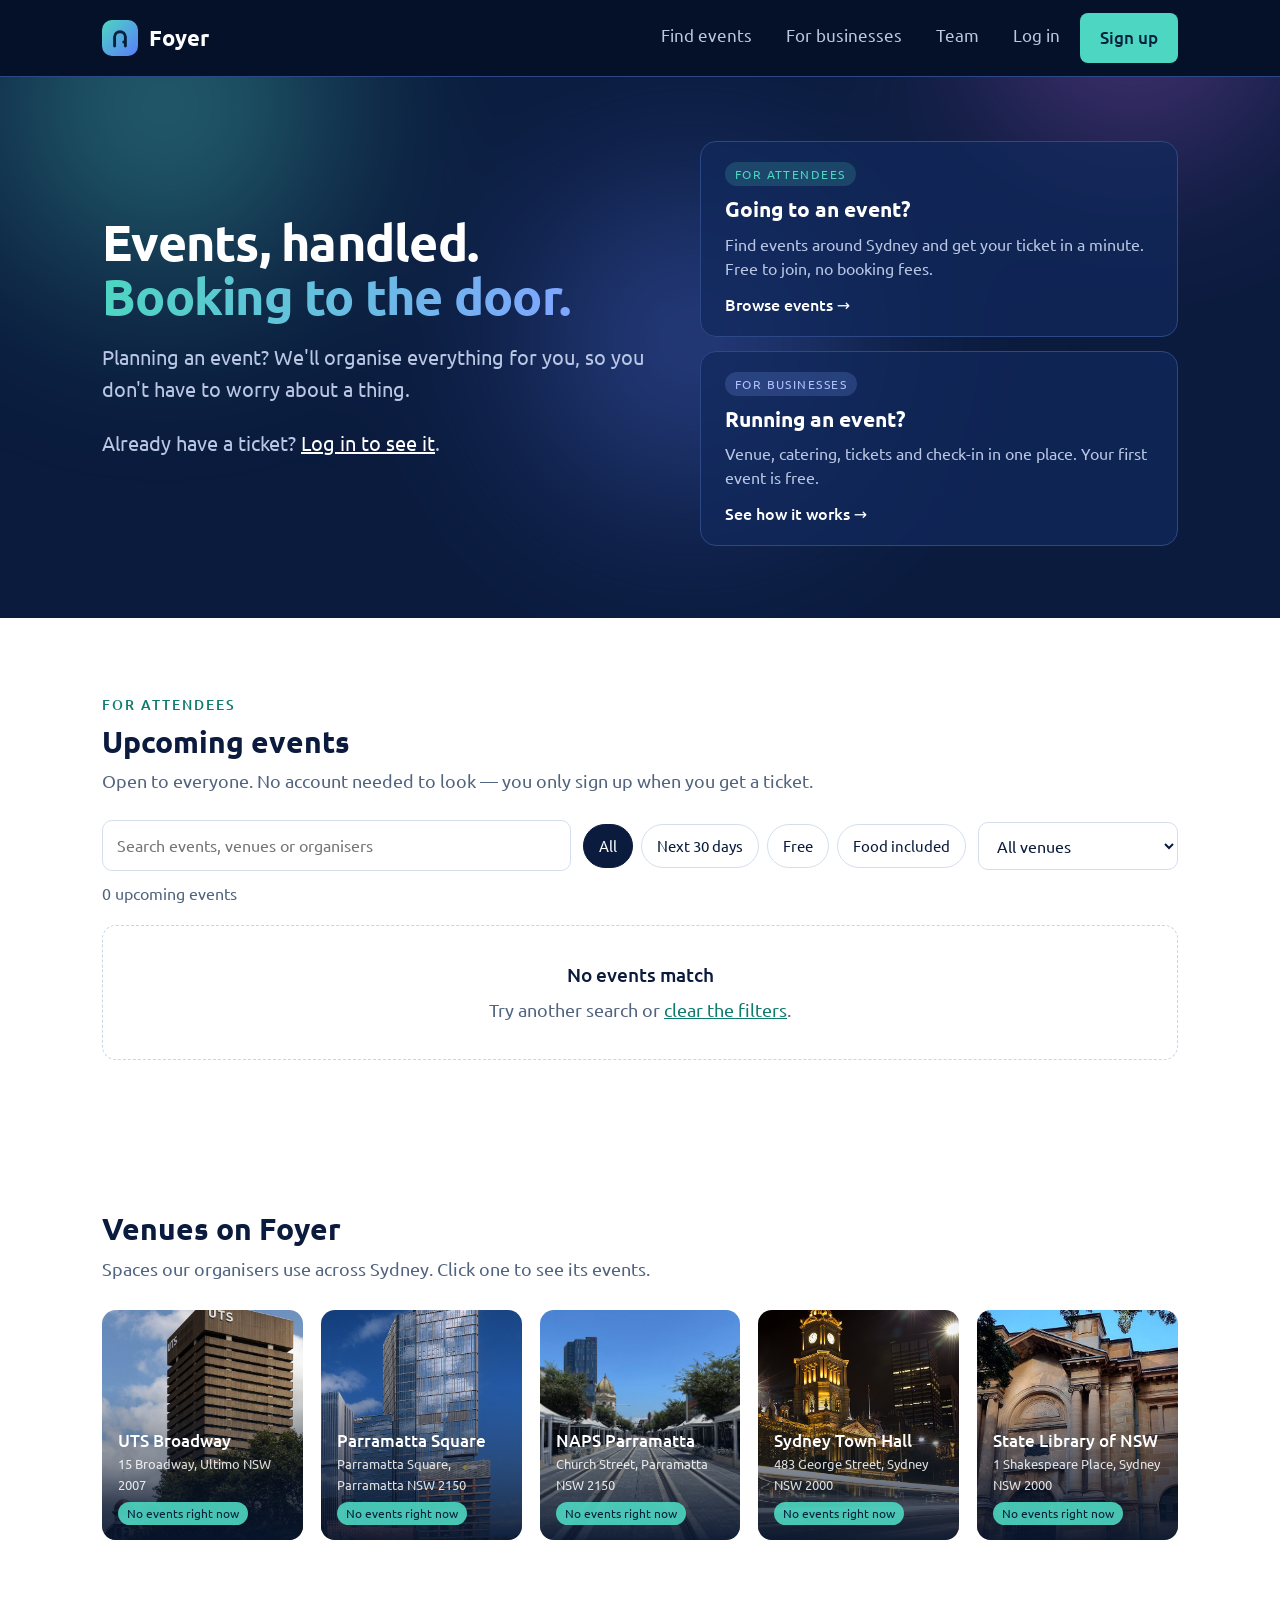
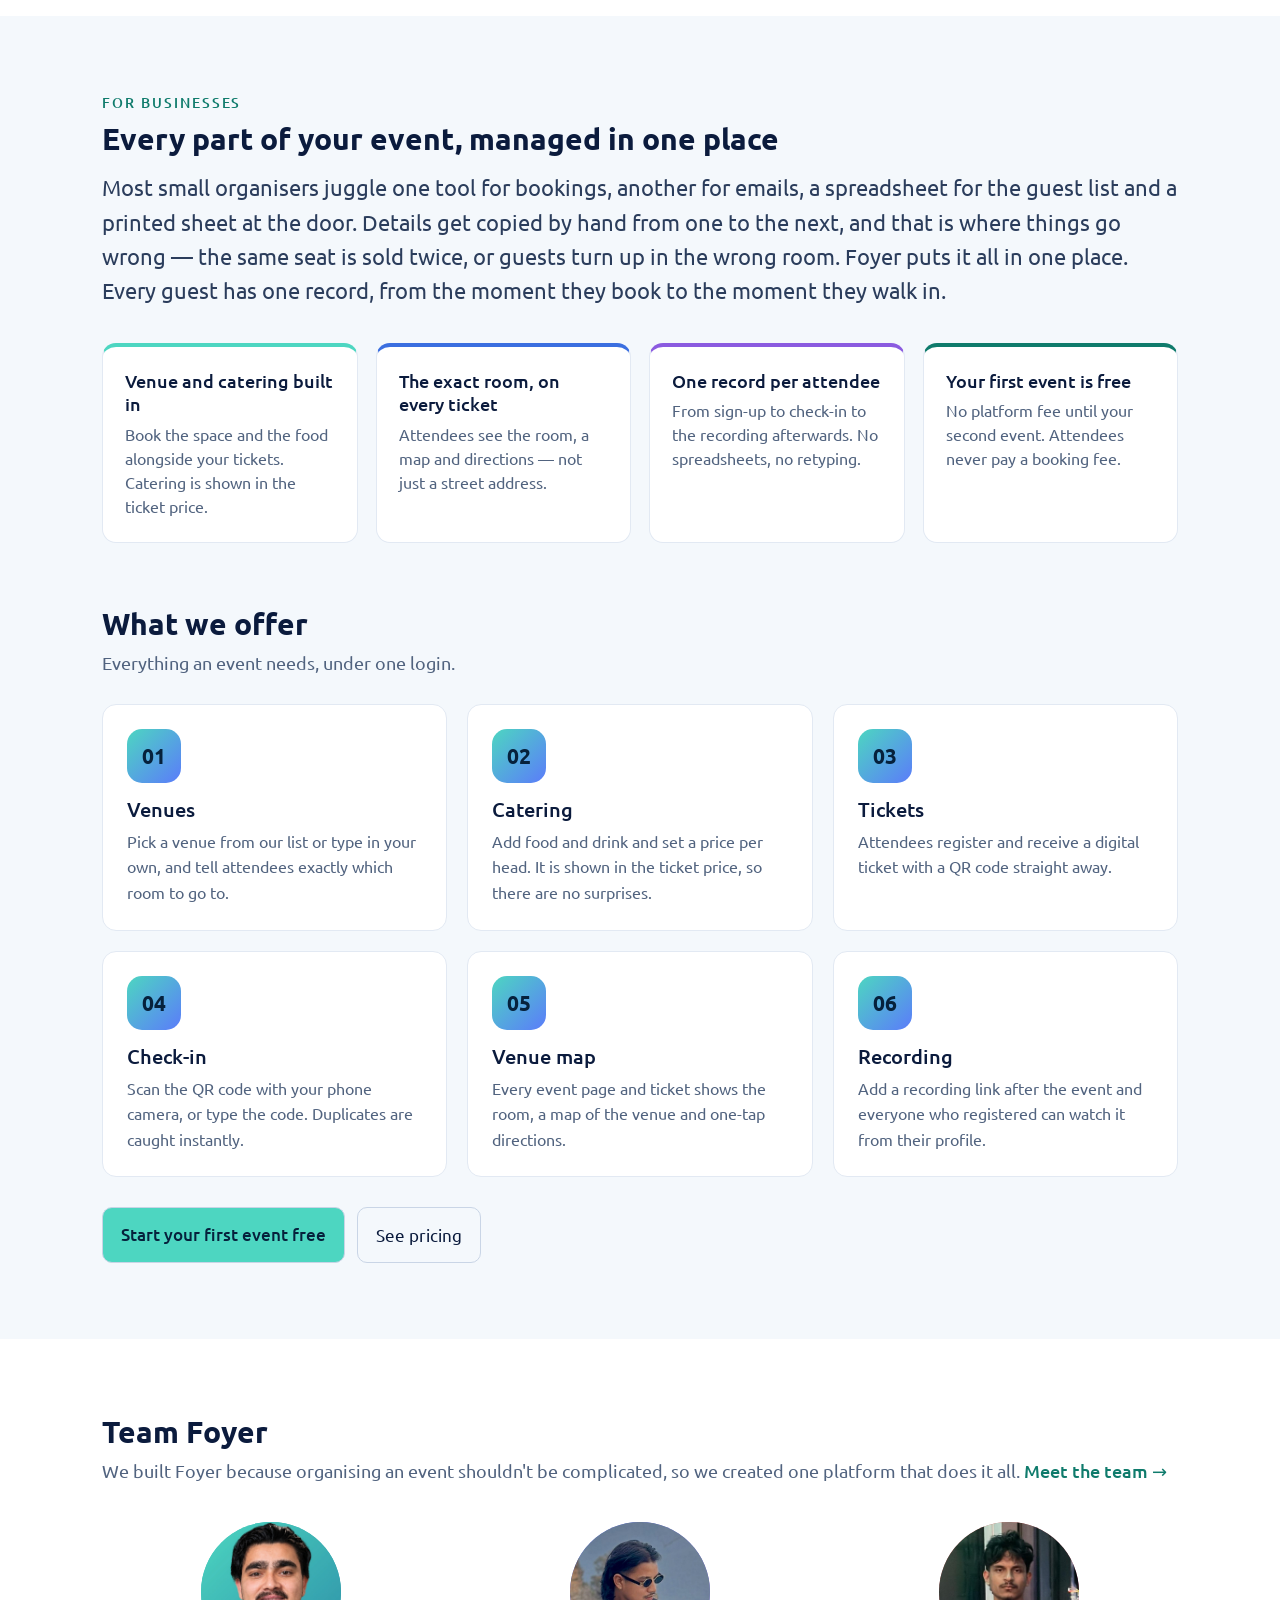
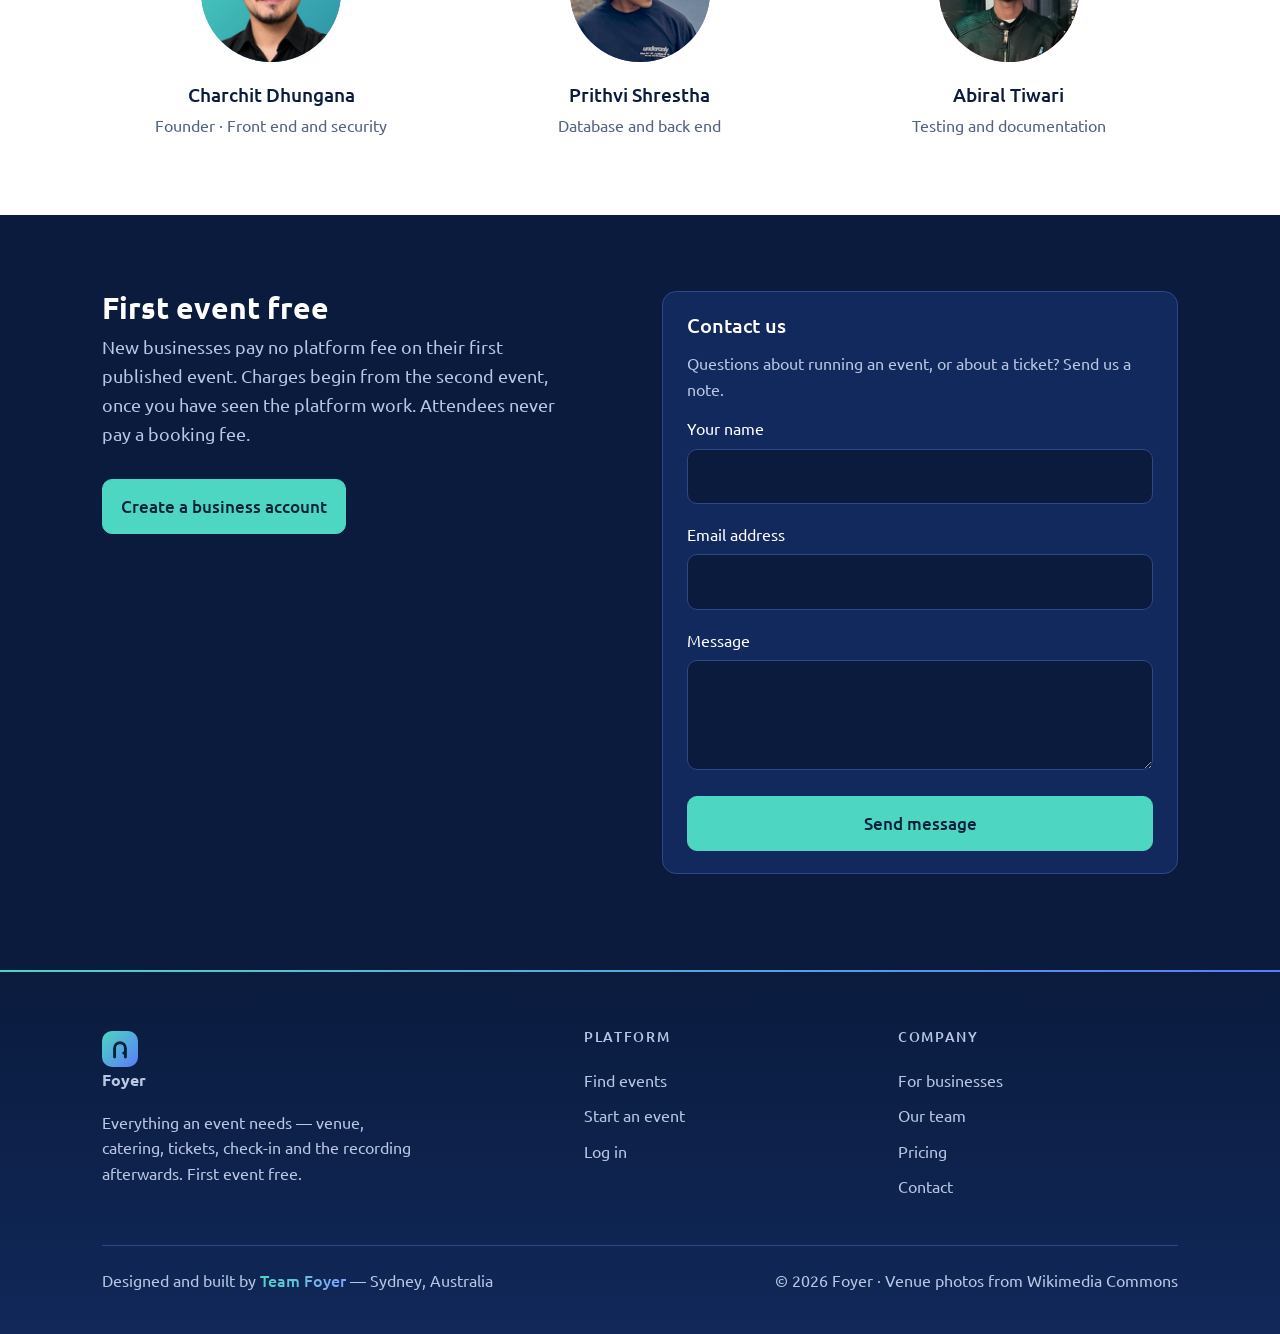
<file: index.html>
<!DOCTYPE html>
<html lang="en">
<head>
<meta charset="utf-8">
<meta name="viewport" content="width=device-width, initial-scale=1">
<title>Foyer — run your event, fill your seats</title>
<meta name="description" content="Foyer brings venue, catering, tickets, check-in and recordings together in one place. Your first event is free.">
<link href="https://fonts.googleapis.com/css2?family=Ubuntu:wght@400;500;700&display=swap" rel="stylesheet">
<link rel="stylesheet" href="css/style.css">
</head>
<body>

<header class="site-header" id="siteHeader">
  <div class="container">

    <a class="logo" href="index.html">
      <svg class="logo-svg" viewBox="0 0 40 40" xmlns="http://www.w3.org/2000/svg" aria-hidden="true">
        <defs>
          <linearGradient id="lg" x1="0" y1="0" x2="1" y2="1">
            <stop offset="0%" stop-color="#4DD6C1"/>
            <stop offset="100%" stop-color="#5B7CFA"/>
          </linearGradient>
        </defs>
        <rect width="40" height="40" rx="11" fill="url(#lg)"/>
        <path d="M14 29V19a6 6 0 0 1 12 0v10" fill="none" stroke="#06213C" stroke-width="3.2" stroke-linecap="round"/>
        <circle cx="24.2" cy="24.5" r="1.7" fill="#06213C"/>
      </svg>
      Foyer
    </a>

    <button class="nav-toggle" type="button" aria-expanded="false" aria-controls="siteNav">Menu</button>

    <nav class="site-nav" id="siteNav">
      <div class="nav-item"><a href="#events">Find events</a></div>

      <div class="nav-item">
        <a href="#business">For businesses</a>
        <div class="drop">
          <a href="#business"><b>Why Foyer</b><span>What makes us different</span></a>
          <a href="#services"><b>What we offer</b><span>Venues, catering, tickets, check-in</span></a>
          <a href="#pricing"><b>Pricing</b><span>First event free, then simple fees</span></a>
          <a href="#contact"><b>Contact</b><span>Talk to us about your event</span></a>
        </div>
      </div>

      <div class="nav-item"><a href="team.html">Team</a></div>
      <div class="nav-item" id="navLogin"><a href="login.html">Log in</a></div>
      <div class="nav-item" id="navCta"><a class="nav-cta" href="signup.html">Sign up</a></div>
    </nav>
  </div>
</header>

<section class="hero hero-home">
  <div class="aurora">
    <span class="blob blob-1"></span>
    <span class="blob blob-2"></span>
    <span class="blob blob-3"></span>
  </div>
  <div class="container hero-grid">
    <div>
      <h1 class="rise d1">Events, handled.<br><span class="shine">Booking to the door.</span></h1>
      <p class="rise d2">Planning an event? We'll organise everything for you,
         so you don't have to worry about a thing.</p>
      <p class="hero-alt rise d3">Already have a ticket? <a href="login.html?role=personal">Log in to see it</a>.</p>
    </div>

    <div class="doors rise d3">
      <a class="door" href="#events">
        <span class="door-tag">For attendees</span>
        <b>Going to an event?</b>
        <span>Find events around Sydney and get your ticket in a minute. Free to join, no booking fees.</span>
        <span class="door-cta">Browse events &rarr;</span>
      </a>
      <a class="door door-biz" href="#business">
        <span class="door-tag">For businesses</span>
        <b>Running an event?</b>
        <span>Venue, catering, tickets and check-in in one place. Your first event is free.</span>
        <span class="door-cta">See how it works &rarr;</span>
      </a>
    </div>
  </div>
</section>

<section class="section band-light" id="events">
  <div class="container">
    <p class="eyebrow-ink reveal">For attendees</p>
    <h2 class="reveal">Upcoming events</h2>
    <p class="muted reveal">Open to everyone. No account needed to look — you only sign up when you get a ticket.</p>

    <div class="filters reveal" role="search">
      <input id="evSearch" type="search" placeholder="Search events, venues or organisers" aria-label="Search events">
      <div class="chips" id="evChips" role="group" aria-label="Filter events">
        <button type="button" class="chip on" data-f="all">All</button>
        <button type="button" class="chip" data-f="month">Next 30 days</button>
        <button type="button" class="chip" data-f="free">Free</button>
        <button type="button" class="chip" data-f="food">Food included</button>
      </div>
      <select id="evVenue" aria-label="Venue"><option value="">All venues</option></select>
    </div>
    <p class="muted small" id="evCount"></p>
    <div class="grid3" id="eventGrid"></div>
  </div>
</section>

<section class="section band-light" id="venues">
  <div class="container">
    <h2 class="reveal">Venues on Foyer</h2>
    <p class="muted reveal">Spaces our organisers use across Sydney. Click one to see its events.</p>
    <div class="venue-grid" id="venueGrid"></div>
  </div>
</section>

<section class="section band-soft" id="business">
  <div class="container">
    <p class="eyebrow-ink reveal">For businesses</p>
    <h2 class="reveal">Every part of your event, managed in one place</h2>
    <p class="lede lede-wide reveal">
      Most small organisers juggle one tool for bookings, another for emails, a spreadsheet for the
      guest list and a printed sheet at the door. Details get copied by hand from one to the next,
      and that is where things go wrong — the same seat is sold twice, or guests turn up in the wrong
      room. Foyer puts it all in one place. Every guest has one record, from the moment they book to
      the moment they walk in.
    </p>

    <div class="why">
      <div class="reveal"><b>Venue and catering built in</b>
        <span>Book the space and the food alongside your tickets. Catering is shown in the ticket price.</span></div>
      <div class="reveal"><b>The exact room, on every ticket</b>
        <span>Attendees see the room, a map and directions — not just a street address.</span></div>
      <div class="reveal"><b>One record per attendee</b>
        <span>From sign-up to check-in to the recording afterwards. No spreadsheets, no retyping.</span></div>
      <div class="reveal"><b>Your first event is free</b>
        <span>No platform fee until your second event. Attendees never pay a booking fee.</span></div>
    </div>

    <h2 class="reveal" id="services" style="margin-top:64px">What we offer</h2>
    <p class="muted reveal">Everything an event needs, under one login.</p>
    <div class="grid3" style="margin-top:26px">
      <div class="card svc reveal" id="svc-venues"><div class="ico">01</div>
        <h3>Venues</h3><p>Pick a venue from our list or type in your own, and tell attendees exactly which room to go to.</p></div>
      <div class="card svc reveal" id="svc-catering"><div class="ico">02</div>
        <h3>Catering</h3><p>Add food and drink and set a price per head. It is shown in the ticket price, so there are no surprises.</p></div>
      <div class="card svc reveal" id="svc-tickets"><div class="ico">03</div>
        <h3>Tickets</h3><p>Attendees register and receive a digital ticket with a QR code straight away.</p></div>
      <div class="card svc reveal" id="svc-checkin"><div class="ico">04</div>
        <h3>Check-in</h3><p>Scan the QR code with your phone camera, or type the code. Duplicates are caught instantly.</p></div>
      <div class="card svc reveal" id="svc-map"><div class="ico">05</div>
        <h3>Venue map</h3><p>Every event page and ticket shows the room, a map of the venue and one-tap directions.</p></div>
      <div class="card svc reveal" id="svc-recording"><div class="ico">06</div>
        <h3>Recording</h3><p>Add a recording link after the event and everyone who registered can watch it from their profile.</p></div>
    </div>
    <div class="actions reveal">
      <a class="btn btn-primary btn-inline" href="signup.html?role=business">Start your first event free</a>
      <a class="btn btn-inline" href="#pricing">See pricing</a>
    </div>
  </div>
</section>

<section class="section band-light" id="team">
  <div class="container">
    <h2 class="reveal">Team Foyer</h2>
    <p class="muted reveal">We built Foyer because organising an event shouldn't be complicated, so we created one platform that does it all. <a class="team-link" href="team.html">Meet the team &rarr;</a></p>
    <div class="team">
      <div class="person reveal">
        <div class="photo p1"><img src="images/team/charchit.jpg" alt="Charchit Dhungana" onerror="this.remove()">CD</div>
        <b>Charchit Dhungana</b>
        <span>Founder · Front end and security</span>
      </div>
      <div class="person reveal">
        <div class="photo p2"><img src="images/team/prithvi.jpg" alt="Prithvi Shrestha" onerror="this.remove()">PS</div>
        <b>Prithvi Shrestha</b>
        <span>Database and back end</span>
      </div>
      <div class="person reveal">
        <div class="photo p3"><img src="images/team/abiral.jpg" alt="Abiral Tiwari" onerror="this.remove()">AT</div>
        <b>Abiral Tiwari</b>
        <span>Testing and documentation</span>
      </div>
    </div>
  </div>
</section>

<section class="section" id="pricing">
  <div class="container split-2">
    <div>
      <h2 class="reveal">First event free</h2>
      <p class="muted reveal" style="max-width:48ch">
        New businesses pay no platform fee on their first published event. Charges begin from the
        second event, once you have seen the platform work. Attendees never pay a booking fee.
      </p>
      <div class="actions reveal">
        <a class="btn btn-primary btn-inline" href="signup.html?role=business">Create a business account</a>
      </div>
    </div>

    <form class="panel reveal" id="contact" novalidate>
      <h3>Contact us</h3>
      <p class="muted small">Questions about running an event, or about a ticket? Send us a note.</p>
      <div class="field">
        <label for="cName">Your name</label>
        <input id="cName" type="text" autocomplete="name" required>
      </div>
      <div class="field">
        <label for="cEmail">Email address</label>
        <input id="cEmail" type="email" autocomplete="email" required>
      </div>
      <div class="field">
        <label for="cMsg">Message</label>
        <textarea id="cMsg" required maxlength="1000"></textarea>
      </div>
      <button class="btn btn-primary" type="submit">Send message</button>
      <div class="msg" id="cResult"></div>
    </form>
  </div>
</section>

<footer class="foot-lux">
  <div class="container">
    <div class="foot-grid">
      <div class="foot-brand">
        <a class="logo" href="index.html">
          <svg class="logo-svg" viewBox="0 0 40 40" xmlns="http://www.w3.org/2000/svg" aria-hidden="true">
            <defs>
              <linearGradient id="lg2" x1="0" y1="0" x2="1" y2="1">
                <stop offset="0%" stop-color="#4DD6C1"/>
                <stop offset="100%" stop-color="#5B7CFA"/>
              </linearGradient>
            </defs>
            <rect width="40" height="40" rx="11" fill="url(#lg2)"/>
            <path d="M14 29V19a6 6 0 0 1 12 0v10" fill="none" stroke="#06213C" stroke-width="3.2" stroke-linecap="round"/>
            <circle cx="24.2" cy="24.5" r="1.7" fill="#06213C"/>
          </svg>
          Foyer
        </a>
        <p>Everything an event needs — venue, catering, tickets, check-in and the
           recording afterwards. First event free.</p>
      </div>
      <div>
        <h5>Platform</h5>
        <a href="#events">Find events</a>
        <a href="signup.html?role=business">Start an event</a>
        <a href="login.html">Log in</a>
      </div>
      <div>
        <h5>Company</h5>
        <a href="#business">For businesses</a>
        <a href="team.html">Our team</a>
        <a href="#pricing">Pricing</a>
        <a href="#contact">Contact</a>
      </div>
    </div>
    <div class="made">
      <span>Designed and built by <a class="inline" href="team.html"><b>Team Foyer</b></a> — Sydney, Australia</span>
      <span>© <span data-year>2026</span> Foyer · Venue photos from <a class="inline" href="images/venues/CREDITS.txt">Wikimedia Commons</a></span>
    </div>
  </div>
</footer>

<script src="js/db.js"></script>
<script src="js/site.js"></script>
<script>
var F = Foyer, esc = F.esc;

var io = new IntersectionObserver(function (entries) {
  entries.forEach(function (entry, i) {
    if (entry.isIntersecting) {
      entry.target.style.transitionDelay = (i * 90) + 'ms';
      entry.target.classList.add('in');
      io.unobserve(entry.target);
    }
  });
}, { threshold: 0.15 });

function photoFor(name) {
  var v = F.venue(name);
  return v ? '<img src="' + v.photo + '" alt="' + esc(v.name) + '" loading="lazy">'
           : '<span class="ph-fallback">' + esc(name) + '</span>';
}

var filter = 'all';

function eventCard(ev) {
  var left = F.seatsLeft(ev);
  return '<a class="card ev-card" href="event.html?id=' + ev.id + '">' +
    '<div class="ev-photo">' + photoFor(ev.venue) + '</div>' +
    '<div class="ev-body">' +
      '<span class="date">' + F.fmtDate(ev.date, true) + ' · ' + F.fmtTime(ev.time) + '</span>' +
      '<h3>' + esc(ev.title) + '</h3>' +
      '<p>' + esc(ev.venue) + ' · by ' + esc(F.organiserName(ev)) + '</p>' +
      '<div class="foot"><b class="price">' + F.fmtMoney(F.ticketTotal(ev)) + '</b>' +
      '<span class="tag ' + (left === 0 ? '' : left < 10 ? 'tag-warn' : 'tag-live') + '">' + (left ? left + ' seats left' : 'Sold out') + '</span></div>' +
    '</div></a>';
}

function renderEvents() {
  var q = document.getElementById('evSearch').value.trim().toLowerCase();
  var venue = document.getElementById('evVenue').value;
  var list = F.publicEvents().filter(function (ev) {
    if (q && (ev.title + ' ' + ev.venue + ' ' + ev.description + ' ' + F.organiserName(ev)).toLowerCase().indexOf(q) === -1) return false;
    if (venue && ev.venue !== venue) return false;
    if (filter === 'month' && F.daysUntil(ev.date) > 30) return false;
    if (filter === 'free' && F.ticketTotal(ev) > 0) return false;
    if (filter === 'food' && !ev.catering) return false;
    return true;
  });
  var total = F.publicEvents().length;
  document.getElementById('evCount').textContent = list.length === total
    ? total + ' upcoming ' + (total === 1 ? 'event' : 'events')
    : 'Showing ' + list.length + ' of ' + total + ' events';
  document.getElementById('eventGrid').innerHTML = list.map(eventCard).join('') ||
    '<div class="empty-light"><b>No events match</b>Try another search or <button type="button" class="linkish" id="clearFilters">clear the filters</button>.</div>';
  var clear = document.getElementById('clearFilters');
  if (clear) clear.addEventListener('click', function () { setFilter('all'); document.getElementById('evSearch').value = ''; document.getElementById('evVenue').value = ''; renderEvents(); });
}

function setFilter(f) {
  filter = f;
  document.querySelectorAll('#evChips .chip').forEach(function (c) { c.classList.toggle('on', c.dataset.f === f); });
}

document.getElementById('evChips').addEventListener('click', function (e) {
  var c = e.target.closest('.chip');
  if (!c) return;
  setFilter(c.dataset.f);
  renderEvents();
});
document.getElementById('evSearch').addEventListener('input', renderEvents);
document.getElementById('evVenue').addEventListener('change', renderEvents);

F.ready.then(function () {
  document.getElementById('evVenue').innerHTML += F.venues.map(function (v) {
    return '<option value="' + esc(v.name) + '">' + esc(v.name) + '</option>';
  }).join('');
  renderEvents();

  document.getElementById('venueGrid').innerHTML = F.venues.map(function (v) {
    var count = F.publicEvents().filter(function (e) { return F.venue(e.venue) === v; }).length;
    return '<button type="button" class="venue reveal" data-venue="' + esc(v.name) + '">' +
      '<img src="' + v.photo + '" alt="" loading="lazy">' +
      '<span class="cap"><b>' + esc(v.name) + '</b><span>' + esc(v.address) + '</span>' +
      '<em>' + (count ? count + ' upcoming ' + (count === 1 ? 'event' : 'events') : 'No events right now') + '</em>' +
      '</span></button>';
  }).join('');

  document.getElementById('venueGrid').addEventListener('click', function (e) {
    var v = e.target.closest('[data-venue]');
    if (!v) return;
    document.getElementById('evVenue').value = v.dataset.venue;
    setFilter('all');
    renderEvents();
    document.getElementById('events').scrollIntoView({ behavior: 'smooth' });
  });

  document.querySelectorAll('.reveal').forEach(function (el) { io.observe(el); });
});

document.getElementById('contact').addEventListener('submit', function (e) {
  e.preventDefault();
  var out = document.getElementById('cResult');
  var bad = Array.prototype.filter.call(this.querySelectorAll('input,textarea'), function (i) { return !i.checkValidity(); })[0];
  if (bad) {
    out.className = 'msg msg-err';
    out.textContent = bad.labels[0].textContent + ': ' + bad.validationMessage;
    bad.focus();
    return;
  }
  F.sendMessage({ name: this.querySelector('#cName').value.trim(), email: this.querySelector('#cEmail').value.trim(),
                  message: this.querySelector('#cMsg').value.trim() });
  this.reset();
  out.className = 'msg msg-ok';
  out.textContent = 'Thanks — your message has been sent to the Foyer team.';
});
</script>

</body>
</html>
</file>
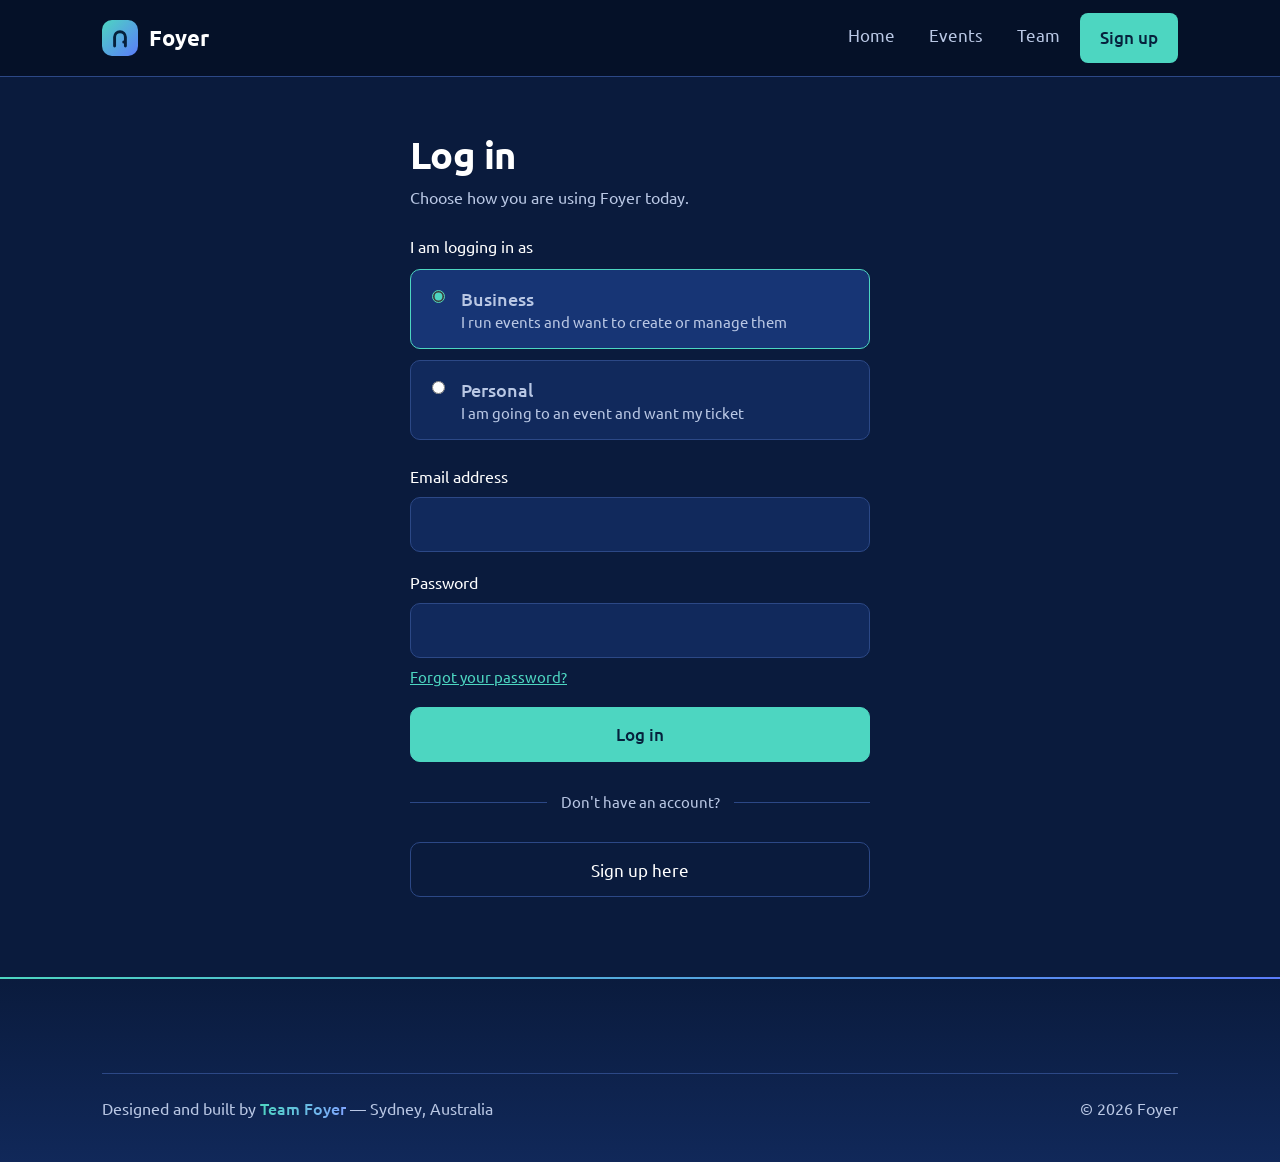
<file: business.html>
<!DOCTYPE html>
<html lang="en">
<head>
<meta charset="utf-8">
<meta name="viewport" content="width=device-width, initial-scale=1">
<title>Business portal — Foyer</title>
<link href="https://fonts.googleapis.com/css2?family=Ubuntu:wght@400;500;700&display=swap" rel="stylesheet">
<link rel="stylesheet" href="css/style.css">
</head>
<body>

<div class="portal">

  <aside class="side">
    <div class="who">
      <div class="avatar" id="avatar"></div>
      <div>
        <b id="whoName"></b>
        <span>Business account</span>
      </div>
      <button class="menu-btn" type="button" aria-expanded="false">Menu</button>
    </div>

    <h4>Events</h4>
    <button class="nav" data-view="dashboard">Dashboard</button>
    <button class="nav" data-view="events">My events <span class="count" id="countEvents"></span></button>
    <button class="nav" data-view="create">Create event</button>
    <button class="nav" data-view="attendees">Attendees</button>
    <button class="nav" data-view="checkin">Check-in</button>

    <h4>Account</h4>
    <button class="nav" data-view="settings">Settings</button>
    <a href="index.html">View public site</a>
    <a href="#" id="logout">Log out</a>
  </aside>

  <main class="main">

    <!-- Dashboard -->
    <section class="view" id="view-dashboard">
      <div class="top-row">
        <div>
          <h2 id="welcome"></h2>
          <p class="muted small">Here is what is happening across your events.</p>
        </div>
        <button class="btn btn-primary btn-inline" data-go="create">Create event</button>
      </div>

      <div class="banner" id="billing"></div>

      <div class="cards" id="stats"></div>

      <div class="split">
        <div class="panel" id="nextUp"></div>
        <div class="panel">
          <h3>Latest registrations</h3>
          <ul class="list" id="latest"></ul>
        </div>
      </div>
    </section>

    <!-- My events -->
    <section class="view" id="view-events">
      <div class="top-row">
        <div>
          <h2>My events</h2>
          <p class="muted small">Drafts are only visible to you. Published events appear on the public site.</p>
        </div>
        <button class="btn btn-primary btn-inline" data-go="create">Create event</button>
      </div>
      <div class="tbl-wrap" style="margin-top:22px" id="eventsTable"></div>
    </section>

    <!-- Create / edit event -->
    <section class="view" id="view-create">
      <h2 id="formTitle">Create an event</h2>
      <p class="muted small">Fill in the basics now. You can save a draft and publish later.</p>

      <form id="eventForm" class="panel" style="margin-top:22px" novalidate>
        <input type="hidden" name="id">

        <h3>The event</h3>
        <div class="field">
          <label for="fTitle">Event name</label>
          <input id="fTitle" name="title" type="text" maxlength="120" required>
        </div>
        <div class="field">
          <label for="fDesc">What is it about?</label>
          <textarea id="fDesc" name="description" maxlength="1000" required></textarea>
          <p class="hint">Shown on the event card. One or two sentences works best.</p>
        </div>
        <div class="row2">
          <div class="field">
            <label for="fDate">Date</label>
            <input id="fDate" name="date" type="date" required>
          </div>
          <div class="field">
            <label for="fTime">Start time</label>
            <input id="fTime" name="time" type="time" required>
          </div>
        </div>

        <h3 style="margin-top:10px">Venue</h3>
        <div class="field">
          <label for="fVenue">Venue</label>
          <input id="fVenue" name="venue" type="text" list="venueList" required>
          <datalist id="venueList">

          </datalist>
          <p class="hint">Pick one of ours or type your own.</p>
          <div class="venue-preview hide" id="venuePreview"></div>
        </div>
        <div class="field">
          <label for="fRoom">Room or area</label>
          <input id="fRoom" name="room" type="text" placeholder="e.g. Level 3, Room 3.02" required>
          <p class="hint">Attendees see this on their ticket so they go to the right room.</p>
        </div>

        <h3 style="margin-top:10px">Tickets and catering</h3>
        <div class="row3">
          <div class="field">
            <label for="fCap">Seats</label>
            <input id="fCap" name="capacity" type="number" min="1" max="10000" required>
          </div>
          <div class="field">
            <label for="fPrice">Ticket price ($)</label>
            <input id="fPrice" name="price" type="number" min="0" step="0.01" value="0" required>
            <p class="hint">0 means free.</p>
          </div>
          <div class="field">
            <label for="fCatPrice">Catering per head ($)</label>
            <input id="fCatPrice" name="cateringPrice" type="number" min="0" step="0.01" value="0">
          </div>
        </div>
        <label class="check"><input type="checkbox" name="catering" id="fCatering"> Food and drink will be provided</label>

        <h3 style="margin-top:10px">After the event</h3>
        <div class="field">
          <label for="fRec">Recording link (optional)</label>
          <input id="fRec" name="recordingUrl" type="url" placeholder="https://">
          <p class="hint">Everyone who registered can watch it from their profile.</p>
        </div>

        <div class="btn-row">
          <button class="btn btn-primary btn-inline" type="submit" data-status="published">Publish event</button>
          <button class="btn btn-inline" type="submit" data-status="draft">Save as draft</button>
          <button class="btn btn-inline" type="button" data-go="events">Cancel</button>
        </div>
        <div class="msg" id="formMsg"></div>
      </form>
    </section>

    <!-- Attendees -->
    <section class="view" id="view-attendees">
      <div class="top-row">
        <div>
          <h2>Attendees</h2>
          <p class="muted small">Everyone registered for an event, with their ticket code.</p>
        </div>
        <button class="btn btn-inline" id="exportCsv">Download CSV</button>
      </div>
      <div class="field" style="max-width:420px;margin-top:20px">
        <label for="attEvent">Event</label>
        <select id="attEvent"></select>
      </div>
      <p class="muted small" id="attSummary"></p>
      <div class="tbl-wrap" id="attTable"></div>
    </section>

    <!-- Check-in -->
    <section class="view" id="view-checkin">
      <h2>Check-in</h2>
      <p class="muted small">Scan the QR code on the attendee's ticket with your camera, or type the code.</p>
      <div class="split" style="margin-top:22px">
        <form class="panel" id="checkForm" novalidate>
          <div class="field">
            <label for="ciEvent">Event</label>
            <select id="ciEvent"></select>
          </div>
          <div class="field">
            <label for="ciCode">Ticket code</label>
            <input id="ciCode" type="text" placeholder="FY-XXXXXX" autocomplete="off" autocapitalize="characters" class="code">
          </div>
          <button class="btn btn-primary" type="submit">Check in</button>
          <button class="btn" type="button" id="scanBtn" style="margin-top:10px">Scan with camera</button>
          <div class="scanner hide" id="scanner"></div>
          <div class="msg" id="ciMsg"></div>
        </form>
        <div class="panel">
          <div class="big-n" id="ciCount"></div>
          <p class="muted small" id="ciOf"></p>
          <div class="bar"><i id="ciBar"></i></div>
          <h3 style="margin-top:22px">Recently checked in</h3>
          <ul class="list" id="ciRecent"></ul>
        </div>
      </div>
    </section>

    <!-- Settings -->
    <section class="view" id="view-settings">
      <h2>Settings</h2>
      <p class="muted small">Your business details, shown to attendees on your events.</p>
      <form class="panel" id="settingsForm" style="margin-top:22px;max-width:560px" novalidate>
        <div class="field">
          <label for="sName">Business name</label>
          <input id="sName" name="businessName" type="text" required>
        </div>
        <div class="field">
          <label for="sPhone">Contact number</label>
          <input id="sPhone" name="phone" type="tel" required>
        </div>
        <div class="field">
          <label for="sEmail">Email address</label>
          <input id="sEmail" type="email" disabled>
          <p class="hint">Contact us to change the email on your account.</p>
        </div>
        <button class="btn btn-primary btn-inline" type="submit">Save changes</button>
        <div class="msg" id="settingsMsg"></div>
      </form>
    </section>

  </main>
</div>

<script src="js/db.js"></script>
<script src="js/site.js"></script>
<script>
var F = Foyer, esc = F.esc, me, editing = null, attPick = null;

function $(id) { return document.getElementById(id); }
function say(el, text, ok) { el.className = 'msg ' + (ok ? 'msg-ok' : 'msg-err'); el.textContent = text; }
function pct(a, b) { return b ? Math.min(100, Math.round(a / b * 100)) : 0; }

/* ---------- navigation between views ---------- */
function show(view) {
  var m = /^edit-(.+)$/.exec(view);
  if (m) { editing = m[1]; view = 'create'; }
  if (!$('view-' + view)) view = 'dashboard';
  document.querySelectorAll('.view').forEach(function (v) { v.classList.toggle('on', v.id === 'view-' + view); });
  document.querySelectorAll('.side .nav').forEach(function (b) { b.classList.toggle('active', b.dataset.view === view); });
  if (view !== 'create') resetForm();
  if (view !== 'checkin') stopScan();
  render[view]();
  window.scrollTo(0, 0);
}
document.addEventListener('click', function (e) {
  var t = e.target.closest('[data-view],[data-go]');
  if (!t) return;
  e.preventDefault();
  go(t.dataset.view || t.dataset.go);
});
/* Same-hash clicks do not fire hashchange, so render directly in that case. */
function go(view) {
  if (location.hash.slice(1) === view) show(view); else location.hash = view;
}
window.addEventListener('hashchange', function () { show(location.hash.slice(1)); });

$('logout').addEventListener('click', function (e) { e.preventDefault(); F.logout(); location.href = 'index.html'; });

function myEvents() { return F.eventsByOwner(me.id); }
function regCount(ev) { return F.registrationsForEvent(ev.id).length; }

function statusTag(ev) {
  if (ev.status === 'draft') return '<span class="tag">Draft</span>';
  if (F.isPast(ev)) return '<span class="tag tag-done">Finished</span>';
  if (F.seatsLeft(ev) === 0) return '<span class="tag tag-warn">Sold out</span>';
  return '<span class="tag tag-live">Published</span>';
}

function fillEventSelect(sel, onlyPublished) {
  var keep = sel.value;
  var list = myEvents().filter(function (e) { return !onlyPublished || e.status === 'published'; });
  sel.innerHTML = list.map(function (e) {
    return '<option value="' + e.id + '">' + esc(e.title) + ' — ' + F.fmtDate(e.date) + '</option>';
  }).join('') || '<option value="">No events yet</option>';
  /* Default to the next upcoming event, which is the one you are most likely checking in. */
  var upcoming = list.filter(function (e) { return !F.isPast(e); })[0];
  sel.value = list.some(function (e) { return e.id === keep; }) ? keep : (upcoming || list[0] || {}).id || '';
}

var render = {};

/* ---------- dashboard ---------- */
render.dashboard = function () {
  var events = myEvents();
  var published = events.filter(function (e) { return e.status === 'published'; });
  var regs = 0, collected = 0;
  events.forEach(function (e) {
    var n = regCount(e);
    regs += n;
    collected += n * (Number(e.price) + (e.catering ? Number(e.cateringPrice) : 0));
  });
  var upcoming = published.filter(function (e) { return !F.isPast(e); });
  var next = upcoming[0];

  $('welcome').textContent = 'Welcome back, ' + me.businessName;
  $('billing').innerHTML = published.length <= 1
    ? '<b>Your first event is free.</b> No platform fee is charged on your first published event. Billing starts from your second event.'
    : '<b>First event free — used.</b> You have ' + published.length + ' published events. Platform fees apply from your second event onwards.';

  $('stats').innerHTML = [
    [published.length, 'Published events'],
    [regs, 'Total registrations'],
    [F.fmtMoney(collected).replace('Free', '$0'), 'Expected revenue'],
    [next ? F.daysUntil(next.date) : '—', next ? 'Days to next event' : 'No upcoming events']
  ].map(function (s) { return '<div class="card"><div class="n">' + s[0] + '</div><div class="l">' + s[1] + '</div></div>'; }).join('');

  if (next) {
    var n = regCount(next);
    var nv = F.venue(next.venue);
    $('nextUp').innerHTML =
      (nv ? '<img class="next-photo" src="' + nv.photo + '" alt="">' : '') +
      '<h3>Next up</h3><div class="next"><div>' +
      '<div class="when">' + F.fmtDate(next.date, true) + ' · ' + F.fmtTime(next.time) + '</div>' +
      '<b style="font-size:20px;font-weight:500">' + esc(next.title) + '</b>' +
      '<p class="muted small" style="margin:4px 0 0">' + esc(next.venue) + ' — ' + esc(next.room) + '</p></div>' +
      '<div style="min-width:160px"><div class="big-n">' + n + '<span class="muted" style="font-size:20px"> / ' + next.capacity + '</span></div>' +
      '<div class="bar"><i style="width:' + pct(n, next.capacity) + '%"></i></div></div></div>' +
      '<div class="btn-row" style="margin-top:18px">' +
      '<button class="btn btn-sm" data-go="checkin">Open check-in</button>' +
      '<button class="btn btn-sm" data-edit="' + next.id + '">Edit event</button>' +
      '<a class="btn btn-sm" href="event.html?id=' + next.id + '">View public page</a></div>';
  } else {
    $('nextUp').innerHTML = '<div class="empty"><b>Nothing coming up</b>Create an event and publish it to start taking registrations.' +
      '<div style="margin-top:16px"><button class="btn btn-primary btn-inline" data-go="create">Create your first event</button></div></div>';
  }

  var ids = events.map(function (e) { return e.id; });
  var latest = [];
  ids.forEach(function (id) { latest = latest.concat(F.registrationsForEvent(id)); });
  latest.sort(function (a, b) { return a.createdAt < b.createdAt ? 1 : -1; });
  $('latest').innerHTML = latest.slice(0, 6).map(function (r) {
    var ev = F.getEvent(r.eventId);
    return '<li><span>' + esc(r.name) + '<br><small>' + esc(ev.title) + '</small></span><small>' +
      new Date(r.createdAt).toLocaleDateString('en-AU', { day: 'numeric', month: 'short' }) + '</small></li>';
  }).join('') || '<li><small>No registrations yet.</small></li>';
};

/* ---------- my events ---------- */
render.events = function () {
  var events = myEvents();
  if (!events.length) {
    $('eventsTable').innerHTML = '<div class="empty"><b>No events yet</b>Your events will be listed here.</div>';
    return;
  }
  $('eventsTable').innerHTML = '<table class="tbl"><thead><tr><th>Event</th><th>Date</th><th>Registered</th><th>Price</th><th>Status</th><th></th></tr></thead><tbody>' +
    events.map(function (e) {
      var n = regCount(e);
      return '<tr><td><b style="font-weight:500">' + esc(e.title) + '</b><br><small class="muted">' + esc(e.venue) + '</small></td>' +
        '<td>' + F.fmtDate(e.date) + '</td>' +
        '<td>' + n + ' of ' + e.capacity + '<div class="bar"><i style="width:' + pct(n, e.capacity) + '%"></i></div></td>' +
        '<td>' + F.fmtMoney(e.price) + '</td>' +
        '<td>' + statusTag(e) + '</td>' +
        '<td><div class="actions-cell">' +
          '<a class="btn btn-sm" href="event.html?id=' + e.id + '">View page</a>' +
          '<button class="btn btn-sm" data-edit="' + e.id + '">Edit</button>' +
          (e.status === 'draft'
            ? '<button class="btn btn-sm" data-publish="' + e.id + '">Publish</button>'
            : '<button class="btn btn-sm" data-people="' + e.id + '">Attendees</button>') +
          '<button class="btn btn-sm btn-danger" data-delete="' + e.id + '">Delete</button>' +
        '</div></td></tr>';
    }).join('') + '</tbody></table>';
};

document.addEventListener('click', function (e) {
  var t = e.target.closest('[data-edit],[data-publish],[data-people],[data-delete]');
  if (!t) return;
  var d = t.dataset;
  if (d.edit) { editing = d.edit; go('create'); }
  if (d.publish) { F.saveEvent({ id: d.publish, ownerId: me.id, status: 'published' }); render.events(); refreshCounts(); }
  if (d.people) { attPick = d.people; go('attendees'); }
  if (d.delete) {
    var ev = F.getEvent(d.delete), n = regCount(ev);
    if (confirm('Delete "' + ev.title + '"?' + (n ? ' This also cancels ' + n + ' registration(s).' : '') + ' This cannot be undone.')) {
      F.deleteEvent(d.delete, me.id); render.events(); refreshCounts();
    }
  }
});

/* ---------- create / edit ---------- */
var form = $('eventForm'), fe = form.elements;

$('venueList').innerHTML = F.venues.map(function (v) { return '<option value="' + esc(v.name) + '">'; }).join('');

function previewVenue() {
  var v = F.venue(fe.venue.value), box = $('venuePreview');
  box.classList.toggle('hide', !v);
  if (v) box.innerHTML = '<img src="' + v.photo + '" alt=""><div><b>' + esc(v.name) + '</b><span>' + esc(v.address) + '</span></div>';
}
fe.venue.addEventListener('input', previewVenue);

function resetForm() {
  form.reset();
  fe.id.value = '';
  $('formTitle').textContent = 'Create an event';
  $('formMsg').className = 'msg'; $('formMsg').textContent = '';
  $('fDate').min = F.today();
  previewVenue();
}

/* Runs when the create view opens. Fills the form if an Edit button sent us here. */
render.create = function () {
  var ev = editing && F.getEvent(editing);
  editing = null;
  if (!ev || ev.ownerId !== me.id) return;
  ['id', 'title', 'description', 'date', 'time', 'venue', 'room', 'capacity', 'price', 'cateringPrice', 'recordingUrl']
    .forEach(function (k) { fe[k].value = ev[k] == null ? '' : ev[k]; });
  fe.catering.checked = !!ev.catering;
  $('fDate').min = '';
  $('formTitle').textContent = 'Edit event';
  previewVenue();
};

form.addEventListener('submit', function (e) {
  e.preventDefault();
  var status = (e.submitter && e.submitter.dataset.status) || 'draft';
  var bad = Array.prototype.filter.call(form.querySelectorAll('input,textarea'), function (i) { return !i.checkValidity(); })[0];
  if (bad) {
    say($('formMsg'), (bad.labels[0] ? bad.labels[0].textContent : 'A field') + ': ' + bad.validationMessage);
    bad.focus();
    return;
  }
  var ev = {
    ownerId: me.id, status: status,
    title: fe.title.value.trim(), description: fe.description.value.trim(),
    date: fe.date.value, time: fe.time.value,
    venue: fe.venue.value.trim(), room: fe.room.value.trim(),
    capacity: parseInt(fe.capacity.value, 10), price: Number(fe.price.value) || 0,
    catering: fe.catering.checked, cateringPrice: fe.catering.checked ? (Number(fe.cateringPrice.value) || 0) : 0,
    recordingUrl: fe.recordingUrl.value.trim()
  };
  if (fe.id.value) {
    ev.id = fe.id.value;
    var taken = regCount(ev);
    if (ev.capacity < taken) { say($('formMsg'), 'Seats cannot be lower than the ' + taken + ' people already registered.'); return; }
  }
  F.saveEvent(ev);
  refreshCounts();
  go('events');
});

/* ---------- attendees ---------- */
render.attendees = function () {
  fillEventSelect($('attEvent'));
  if (attPick) { $('attEvent').value = attPick; attPick = null; }
  var ev = F.getEvent($('attEvent').value);
  if (!ev) { $('attSummary').textContent = ''; $('attTable').innerHTML = '<div class="empty"><b>No events yet</b></div>'; return; }
  var regs = F.registrationsForEvent(ev.id);
  var inCount = regs.filter(function (r) { return r.checkedInAt; }).length;
  $('attSummary').textContent = regs.length + ' registered · ' + inCount + ' checked in · ' + F.seatsLeft(ev) + ' seats left';
  $('attTable').innerHTML = regs.length
    ? '<table class="tbl"><thead><tr><th>Name</th><th>Email</th><th>Ticket</th><th>Registered</th><th>Checked in</th></tr></thead><tbody>' +
      regs.map(function (r) {
        return '<tr><td>' + esc(r.name) + '</td><td>' + esc(r.email) + '</td><td class="code">' + esc(r.code) + '</td>' +
          '<td>' + new Date(r.createdAt).toLocaleDateString('en-AU', { day: 'numeric', month: 'short', year: 'numeric' }) + '</td>' +
          '<td>' + (r.checkedInAt ? '<span class="tag tag-live">' + new Date(r.checkedInAt).toLocaleTimeString('en-AU', { hour: 'numeric', minute: '2-digit' }) + '</span>' : '<span class="tag">Not yet</span>') + '</td></tr>';
      }).join('') + '</tbody></table>'
    : '<div class="empty"><b>No one has registered yet</b>Share the event to start filling seats.</div>';
};
$('attEvent').addEventListener('change', render.attendees);

$('exportCsv').addEventListener('click', function () {
  var ev = F.getEvent($('attEvent').value);
  if (!ev) return;
  var rows = [['Name', 'Email', 'Ticket code', 'Registered', 'Checked in']].concat(
    F.registrationsForEvent(ev.id).map(function (r) { return [r.name, r.email, r.code, r.createdAt, r.checkedInAt || '']; }));
  var csv = rows.map(function (r) { return r.map(function (c) { return '"' + String(c).replace(/"/g, '""') + '"'; }).join(','); }).join('\r\n');
  var a = document.createElement('a');
  a.href = URL.createObjectURL(new Blob([csv], { type: 'text/csv' }));
  a.download = ev.title.replace(/[^a-z0-9]+/gi, '-').toLowerCase() + '-attendees.csv';
  a.click();
});

/* ---------- check-in ---------- */
render.checkin = function () {
  fillEventSelect($('ciEvent'), true);
  var ev = F.getEvent($('ciEvent').value);
  if (!ev) { $('ciCount').textContent = '0'; $('ciOf').textContent = 'Publish an event to use check-in.'; $('ciRecent').innerHTML = ''; return; }
  var regs = F.registrationsForEvent(ev.id);
  var done = regs.filter(function (r) { return r.checkedInAt; })
    .sort(function (a, b) { return a.checkedInAt < b.checkedInAt ? 1 : -1; });
  $('ciCount').textContent = done.length;
  $('ciOf').textContent = 'of ' + regs.length + ' registered have arrived';
  $('ciBar').style.width = pct(done.length, regs.length) + '%';
  $('ciRecent').innerHTML = done.slice(0, 6).map(function (r) {
    return '<li><span>' + esc(r.name) + '<br><small class="code">' + esc(r.code) + '</small></span><small>' +
      new Date(r.checkedInAt).toLocaleTimeString('en-AU', { hour: 'numeric', minute: '2-digit' }) + '</small></li>';
  }).join('') || '<li><small>No one yet.</small></li>';
  $('ciCode').focus();
};
$('ciEvent').addEventListener('change', function () { $('ciMsg').className = 'msg'; $('ciMsg').textContent = ''; render.checkin(); });

$('checkForm').addEventListener('submit', function (e) {
  e.preventDefault();
  try {
    var reg = F.checkIn($('ciCode').value, $('ciEvent').value, me.id);
    say($('ciMsg'), 'Welcome, ' + reg.name + '. Checked in.', true);
    $('ciCode').value = '';
  } catch (err) {
    say($('ciMsg'), err.message);
  }
  render.checkin();
});

/* ---------- camera scanning ----------
   The scanner library is only downloaded the first time someone taps the button. */
var scanner = null;
var SCAN_LIB = 'https://cdn.jsdelivr.net/npm/html5-qrcode@2.3.8/html5-qrcode.min.js';

function loadScanLib() {
  if (window.Html5Qrcode) return Promise.resolve();
  return new Promise(function (ok, fail) {
    var tag = document.createElement('script');
    tag.src = SCAN_LIB;
    tag.onload = ok;
    tag.onerror = function () { fail(new Error('Could not load the scanner. Check your internet connection, or type the code instead.')); };
    document.head.appendChild(tag);
  });
}

function stopScan() {
  if (!scanner) return;
  var s = scanner;
  scanner = null;
  s.stop().catch(function () {}).then(function () { s.clear(); });
  $('scanner').classList.add('hide');
  $('scanBtn').textContent = 'Scan with camera';
}

$('scanBtn').addEventListener('click', function () {
  if (scanner) { stopScan(); return; }
  $('scanBtn').textContent = 'Starting camera…';
  loadScanLib().then(function () {
    $('scanner').classList.remove('hide');
    scanner = new Html5Qrcode('scanner');
    return scanner.start({ facingMode: 'environment' }, { fps: 10, qrbox: 220 }, function (text) {
      $('ciCode').value = text;
      stopScan();
      $('checkForm').requestSubmit();
    }, function () { /* no code in this frame yet */ });
  }).then(function () {
    $('scanBtn').textContent = 'Stop camera';
  }).catch(function (err) {
    scanner = null;
    $('scanner').classList.add('hide');
    $('scanBtn').textContent = 'Scan with camera';
    var m = String(err && (err.message || err));
    say($('ciMsg'), /Permission|NotAllowed/i.test(m)
      ? 'Camera access was blocked. Allow the camera in your browser, or type the code instead.'
      : /NotFound|no camera|Requested device/i.test(m)
        ? 'No camera was found on this device. Type the code instead.'
        : m);
  });
});

/* ---------- settings ---------- */
render.settings = function () {
  $('sName').value = me.businessName;
  $('sPhone').value = me.phone;
  $('sEmail').value = me.email;
};
$('settingsForm').addEventListener('submit', function (e) {
  e.preventDefault();
  if (!$('sName').value.trim()) { say($('settingsMsg'), 'Business name cannot be empty.'); return; }
  me = F.updateUser(me.id, { businessName: $('sName').value, phone: $('sPhone').value });
  paintWho();
  say($('settingsMsg'), 'Saved.', true);
});

function paintWho() {
  $('whoName').textContent = me.businessName;
  $('avatar').textContent = F.initials(me);
}
function refreshCounts() { $('countEvents').textContent = myEvents().length; }

/* ---------- start ---------- */
F.requireUser('business').then(function (user) {
  me = user;
  paintWho();
  refreshCounts();
  var h = location.hash.slice(1);
  show(h === 'welcome' ? 'dashboard' : h);
}).catch(function () {});
</script>

</body>
</html>
</file>
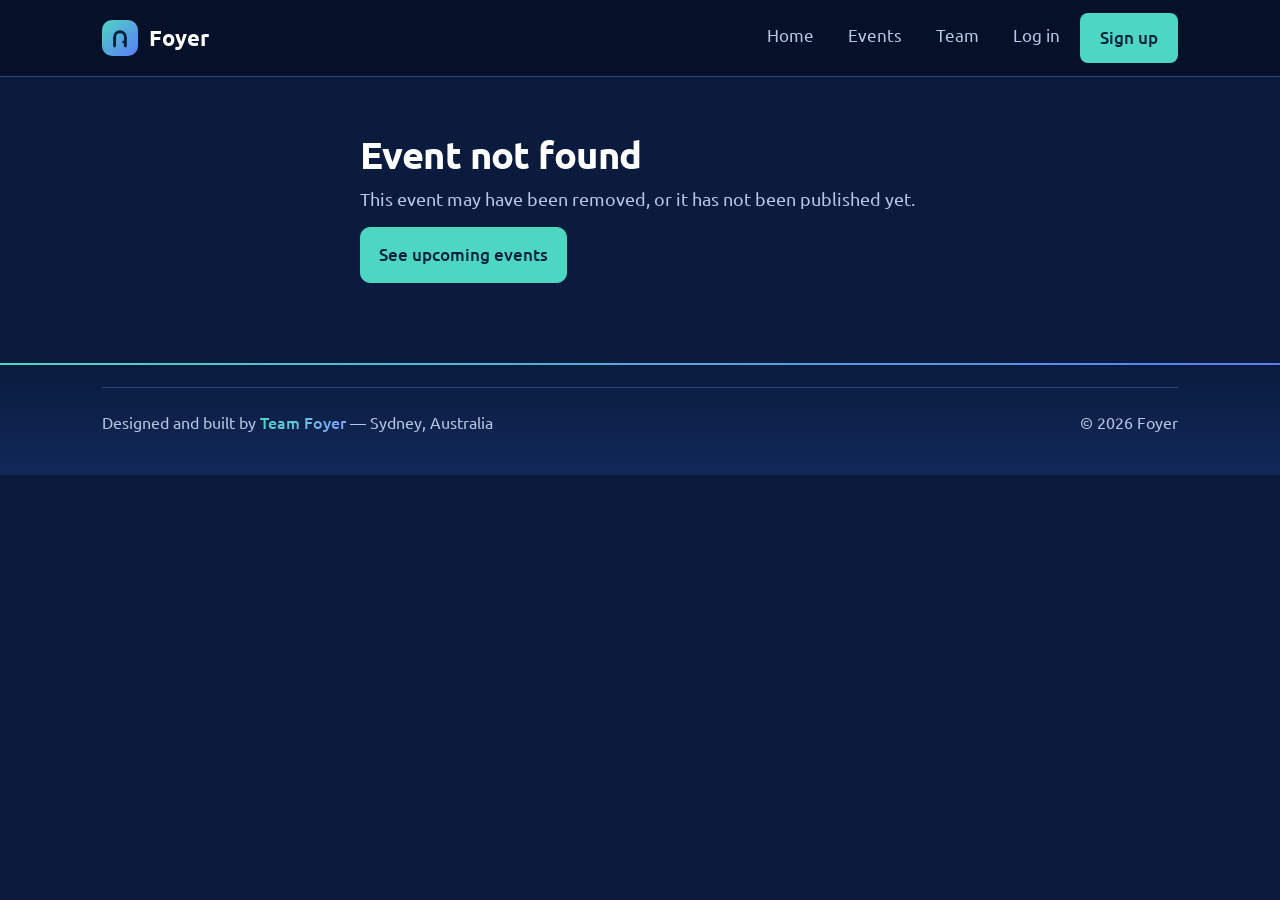
<file: event.html>
<!DOCTYPE html>
<html lang="en">
<head>
<meta charset="utf-8">
<meta name="viewport" content="width=device-width, initial-scale=1">
<title>Event — Foyer</title>
<link href="https://fonts.googleapis.com/css2?family=Ubuntu:wght@400;500;700&display=swap" rel="stylesheet">
<link rel="stylesheet" href="css/style.css">
</head>
<body>

<header class="site-header" id="siteHeader">
  <div class="container">
    <a class="logo" href="index.html">
      <svg class="logo-svg" viewBox="0 0 40 40" xmlns="http://www.w3.org/2000/svg" aria-hidden="true">
        <defs><linearGradient id="lg" x1="0" y1="0" x2="1" y2="1">
          <stop offset="0%" stop-color="#4DD6C1"/><stop offset="100%" stop-color="#5B7CFA"/>
        </linearGradient></defs>
        <rect width="40" height="40" rx="11" fill="url(#lg)"/>
        <path d="M14 29V19a6 6 0 0 1 12 0v10" fill="none" stroke="#06213C" stroke-width="3.2" stroke-linecap="round"/>
        <circle cx="24.2" cy="24.5" r="1.7" fill="#06213C"/>
      </svg>
      Foyer
    </a>
    <button class="nav-toggle" type="button" aria-expanded="false" aria-controls="siteNav">Menu</button>
    <nav class="site-nav" id="siteNav">
      <div class="nav-item"><a href="index.html">Home</a></div>
      <div class="nav-item"><a href="index.html#events">Events</a></div>
      <div class="nav-item"><a href="team.html">Team</a></div>
      <div class="nav-item" id="navLogin"><a href="login.html">Log in</a></div>
      <div class="nav-item" id="navCta"><a class="nav-cta" href="signup.html">Sign up</a></div>
    </nav>
  </div>
</header>

<div id="page"></div>

<footer class="foot-lux">
  <div class="container">
    <div class="made">
      <span>Designed and built by <a class="inline" href="team.html"><b>Team Foyer</b></a> — Sydney, Australia</span>
      <span>© <span data-year>2026</span> Foyer</span>
    </div>
  </div>
</footer>

<script src="js/db.js"></script>
<script src="js/site.js"></script>
<script>
var F = Foyer, esc = F.esc;
var id = new URLSearchParams(location.search).get('id');
var page = document.getElementById('page');

function notFound() {
  document.title = 'Event not found — Foyer';
  page.innerHTML = '<div class="container"><div class="auth" style="max-width:560px">' +
    '<h1>Event not found</h1><p class="muted">This event may have been removed, or it has not been published yet.</p>' +
    '<a class="btn btn-primary btn-inline" href="index.html#events">See upcoming events</a></div></div>';
}

/* The box on the right changes depending on who is looking. */
function actionBox(ev, user) {
  var left = F.seatsLeft(ev), past = F.isPast(ev);
  var reg = user && user.role === 'personal' &&
    F.registrationsForUser(user.id).filter(function (r) { return r.eventId === ev.id; })[0];

  if (user && user.role === 'business' && user.id === ev.ownerId)
    return '<p class="small">This is your event.</p>' +
      '<a class="btn btn-primary" href="business.html#edit-' + ev.id + '">Edit event</a>' +
      '<a class="btn" style="margin-top:10px" href="business.html#attendees">See attendees</a>';

  if (past) {
    if (reg && /^https?:\/\//.test(ev.recordingUrl || ''))
      return '<p class="small">This event has finished. Thanks for coming!</p>' +
        '<a class="btn btn-primary" target="_blank" rel="noopener" href="' + esc(ev.recordingUrl) + '">Watch the recording</a>';
    return '<p class="small">This event has finished.</p>' +
      '<a class="btn" href="index.html#events">See upcoming events</a>';
  }

  if (reg)
    return '<p class="small"><span class="tag tag-live">You are going</span></p>' +
      '<p class="small muted">Your ticket code is <b class="code">' + esc(reg.code) + '</b>.</p>' +
      '<a class="btn btn-primary" href="personal.html#tickets">View my ticket</a>' +
      '<button class="btn" id="addCal" data-reg="' + reg.id + '">Add to calendar</button>';

  if (left === 0) return '<button class="btn" disabled>Sold out</button>';

  if (!user)
    return '<a class="btn btn-primary" href="login.html?role=personal&reason=ticket&next=' +
      encodeURIComponent('event.html?id=' + ev.id) + '">Get a ticket</a>' +
      '<p class="hint" style="text-align:center">Takes a minute. You will log in or create a free account first.</p>';

  if (user.role === 'business')
    return '<p class="small">You are logged in as a business. Tickets are for personal accounts.</p>' +
      '<button class="btn" id="switchAcct">Log out and use a personal account</button>';

  return '<button class="btn btn-primary" id="getTicket">Get a ticket · ' + F.fmtMoney(F.ticketTotal(ev)) + '</button>' +
    '<p class="hint" style="text-align:center">Your ticket and QR code are ready straight away.</p>';
}

function render() {
  var ev = id && F.getEvent(id);
  var user = F.currentUser();
  var isOwner = ev && user && user.id === ev.ownerId;
  if (!ev || (ev.status !== 'published' && !isOwner)) return notFound();

  var v = F.venue(ev.venue);
  var regs = F.registrationsForEvent(ev.id).length;
  var left = F.seatsLeft(ev);
  var place = (v ? v.address : ev.venue + ', Sydney NSW');
  document.title = ev.title + ' — Foyer';

  page.innerHTML =
    '<section class="ev-hero">' +
      (v ? '<img src="' + v.photo + '" alt="' + esc(v.name) + '">' : '') +
      '<div class="container">' +
        (ev.status === 'draft' ? '<span class="tag">Draft — only you can see this</span> ' : '') +
        (F.isPast(ev) ? '<span class="tag tag-done">Finished</span>' : '<span class="tag tag-live">' + F.fmtDate(ev.date, true) + '</span>') +
        '<h1>' + esc(ev.title) + '</h1>' +
        '<p>Hosted by ' + esc(F.organiserName(ev)) + ' · ' + esc(ev.venue) + '</p>' +
      '</div>' +
    '</section>' +

    '<div class="container ev-layout">' +
      '<div>' +
        '<div class="panel"><h3>About this event</h3><p>' + esc(ev.description) + '</p></div>' +

        '<div class="panel"><h3>When and where</h3>' +
          '<div class="facts">' +
            '<div><span>Date</span><b>' + F.fmtDate(ev.date, true) + '</b></div>' +
            '<div><span>Starts</span><b>' + F.fmtTime(ev.time) + '</b></div>' +
            '<div><span>Venue</span><b>' + esc(ev.venue) + '</b><small>' + esc(place) + '</small></div>' +
            '<div><span>Go to</span><b>' + esc(ev.room) + '</b><small>Printed on your ticket too</small></div>' +
          '</div>' +
          '<iframe class="map" loading="lazy" title="Map of ' + esc(ev.venue) + '" referrerpolicy="no-referrer-when-downgrade" ' +
            'src="https://www.google.com/maps?q=' + encodeURIComponent(place) + '&output=embed"></iframe>' +
          '<a class="btn btn-sm" style="margin-top:12px" target="_blank" rel="noopener" href="https://www.google.com/maps/dir/?api=1&destination=' +
            encodeURIComponent(place) + '">Get directions</a>' +
        '</div>' +

        '<div class="panel"><h3>What is included</h3><ul class="list">' +
          '<li><span>Entry and digital ticket with QR code</span><small>' + F.fmtMoney(ev.price) + '</small></li>' +
          '<li><span>' + (ev.catering ? 'Food and drink' : 'No catering — food is not provided') + '</span><small>' +
            (ev.catering ? (Number(ev.cateringPrice) > 0 ? F.fmtMoney(ev.cateringPrice) + ' per head' : 'Included') : '—') + '</small></li>' +
          '<li><span>Recording afterwards</span><small>' + (ev.recordingUrl ? 'Available to attendees' : 'If the organiser shares one') + '</small></li>' +
        '</ul></div>' +
        (v ? '<p class="credit">' + esc(v.credit) + '</p>' : '') +
      '</div>' +

      '<aside class="panel buy">' +
        '<div class="price-big">' + F.fmtMoney(F.ticketTotal(ev)) + '</div>' +
        '<p class="muted small">' + (ev.catering && Number(ev.cateringPrice) > 0 ? 'Includes ' + F.fmtMoney(ev.cateringPrice) + ' catering' : 'Total per person') + '</p>' +
        '<p class="small" style="margin:14px 0 4px">' + (left ? left + ' of ' + ev.capacity + ' seats left' : 'All ' + ev.capacity + ' seats taken') + '</p>' +
        '<div class="bar" style="margin-bottom:18px"><i style="width:' + Math.round(regs / ev.capacity * 100) + '%"></i></div>' +
        '<div id="action">' + actionBox(ev, user) + '</div>' +
        '<div class="msg" id="actionMsg"></div>' +
      '</aside>' +
    '</div>';

  var get = document.getElementById('getTicket');
  if (get) get.addEventListener('click', function () {
    try {
      F.register(ev.id, user);
      render();
      var m = document.getElementById('actionMsg');
      m.className = 'msg msg-ok';
      m.textContent = 'You are going! Your ticket is saved under My tickets.';
    } catch (err) {
      var m2 = document.getElementById('actionMsg');
      m2.className = 'msg msg-err';
      m2.textContent = err.message;
    }
  });
  var cal = document.getElementById('addCal');
  if (cal) cal.addEventListener('click', function () {
    var r = F.registrationsForUser(user.id).filter(function (x) { return x.id === cal.dataset.reg; })[0];
    if (r) F.downloadCalendar(ev, r);
  });
  var sw = document.getElementById('switchAcct');
  if (sw) sw.addEventListener('click', function () {
    F.logout();
    location.href = 'login.html?role=personal&reason=ticket&next=' + encodeURIComponent('event.html?id=' + ev.id);
  });
}

F.ready.then(render);
</script>

</body>
</html>
</file>
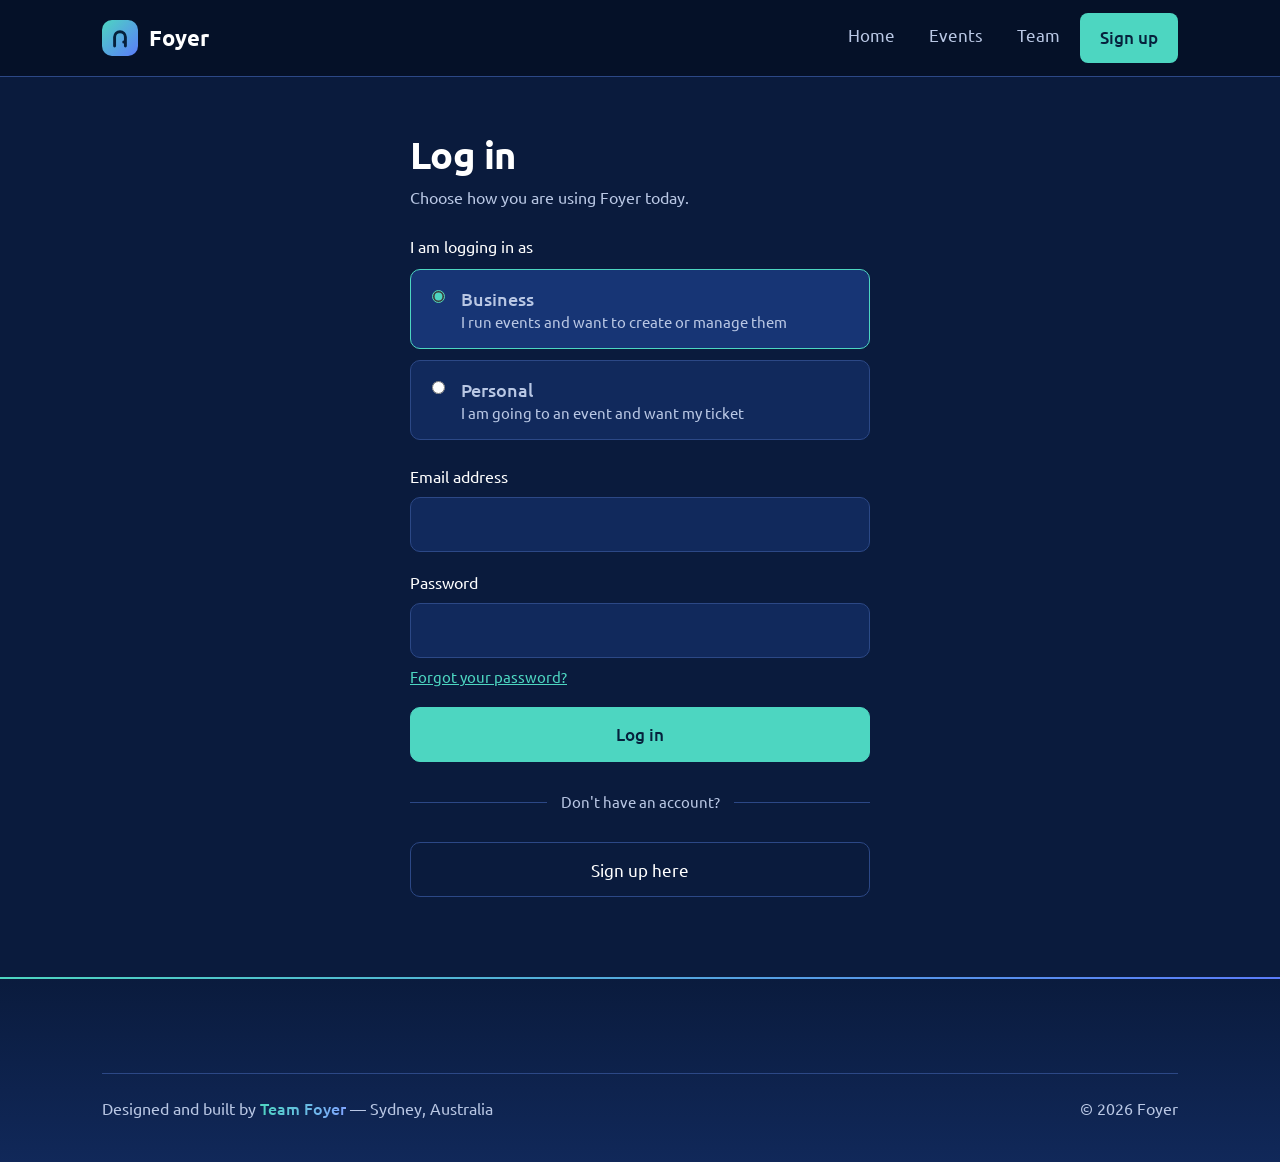
<file: login.html>
<!DOCTYPE html>
<html lang="en">
<head>
<meta charset="utf-8">
<meta name="viewport" content="width=device-width, initial-scale=1">
<title>Log in — Foyer</title>
<link href="https://fonts.googleapis.com/css2?family=Ubuntu:wght@400;500;700&display=swap" rel="stylesheet">
<link rel="stylesheet" href="css/style.css">
</head>
<body>

<header class="site-header" id="siteHeader">
  <div class="container">
    <a class="logo" href="index.html">
      <svg class="logo-svg" viewBox="0 0 40 40" xmlns="http://www.w3.org/2000/svg" aria-hidden="true">
        <defs><linearGradient id="lg" x1="0" y1="0" x2="1" y2="1">
          <stop offset="0%" stop-color="#4DD6C1"/><stop offset="100%" stop-color="#5B7CFA"/>
        </linearGradient></defs>
        <rect width="40" height="40" rx="11" fill="url(#lg)"/>
        <path d="M14 29V19a6 6 0 0 1 12 0v10" fill="none" stroke="#06213C" stroke-width="3.2" stroke-linecap="round"/>
        <circle cx="24.2" cy="24.5" r="1.7" fill="#06213C"/>
      </svg>
      Foyer
    </a>
    <button class="nav-toggle" type="button" aria-expanded="false" aria-controls="siteNav">Menu</button>
    <nav class="site-nav" id="siteNav">
      <div class="nav-item"><a href="index.html">Home</a></div>
      <div class="nav-item"><a href="index.html#events">Events</a></div>
      <div class="nav-item"><a href="team.html">Team</a></div>
      <div class="nav-item"><a class="nav-cta" href="signup.html">Sign up</a></div>
    </nav>
  </div>
</header>

<div class="container">
  <div class="auth">

    <div class="msg msg-ok hide" id="reasonNote">Log in to get your ticket. New here? <a id="reasonSignup" href="signup.html?role=personal">Create a free personal account</a> — it takes a minute.</div>

    <h1>Log in</h1>
    <p class="muted small">Choose how you are using Foyer today.</p>

    <form id="loginForm" style="margin-top:24px" novalidate>

      <span class="legend">I am logging in as</span>
      <div class="role-group">
        <label class="role">
          <input type="radio" name="role" value="business" checked>
          <span><b>Business</b><span>I run events and want to create or manage them</span></span>
        </label>
        <label class="role">
          <input type="radio" name="role" value="personal">
          <span><b>Personal</b><span>I am going to an event and want my ticket</span></span>
        </label>
      </div>

      <div class="field">
        <label for="email">Email address</label>
        <input id="email" name="email" type="email" autocomplete="email" required>
      </div>

      <div class="field">
        <label for="password">Password</label>
        <input id="password" name="password" type="password" autocomplete="current-password" required>
        <p class="hint"><a href="#" id="forgot">Forgot your password?</a></p>
        <p class="hint hide" id="forgotNote">Password reset by email arrives with our server. Until then,
          <a href="index.html#contact">contact us</a> and we will reset it for you.</p>
      </div>

      <button class="btn btn-primary" type="submit">Log in</button>

      <div class="divider">Don't have an account?</div>
      <a class="btn" id="signupLink" href="signup.html">Sign up here</a>

      <div id="message" class="msg"></div>

    </form>

  </div>
</div>

<footer class="foot-lux">
  <div class="container">
    <div class="made">
      <span>Designed and built by <a class="inline" href="team.html"><b>Team Foyer</b></a> — Sydney, Australia</span>
      <span>© <span data-year>2026</span> Foyer</span>
    </div>
  </div>
</footer>

<script src="js/db.js"></script>
<script src="js/site.js"></script>
<script>

var params = new URLSearchParams(location.search);
var next = params.get('next');
var message = document.getElementById('message');

if (params.get('reason') === 'ticket') {
  document.getElementById('reasonNote').classList.remove('hide');
  document.getElementById('reasonSignup').href = 'signup.html?role=personal' + (next ? '&next=' + encodeURIComponent(next) : '');
}

document.getElementById('forgot').addEventListener('click', function (e) {
  e.preventDefault();
  document.getElementById('forgotNote').classList.toggle('hide');
});

/* Already logged in? Go straight to your account. */
Foyer.ready.then(function () {
  var u = Foyer.currentUser();
  if (u && !params.get('reason')) location.replace(Foyer.afterLogin(u, next));
});

function selectedRole() { return document.querySelector('input[name="role"]:checked').value; }

if (params.get('role') === 'personal' || params.get('role') === 'business') {
  document.querySelector('input[name="role"][value="' + params.get('role') + '"]').checked = true;
}

/* Keep the sign-up link on the same account type. */
function syncSignupLink() {
  document.getElementById('signupLink').href = 'signup.html?role=' + selectedRole() + (next ? '&next=' + encodeURIComponent(next) : '');
}
document.querySelectorAll('input[name="role"]').forEach(function (r) { r.addEventListener('change', syncSignupLink); });
syncSignupLink();

document.getElementById('loginForm').addEventListener('submit', function (e) {
  e.preventDefault();
  var role = selectedRole();
  message.className = 'msg';
  message.textContent = '';
  Foyer.login(this.email.value, this.password.value, role).then(function (user) {
    location.href = Foyer.afterLogin(user, next);
  }).catch(function (err) {
    message.className = 'msg msg-err';
    message.textContent = err.message;
  });
});
</script>

</body>
</html>
</file>
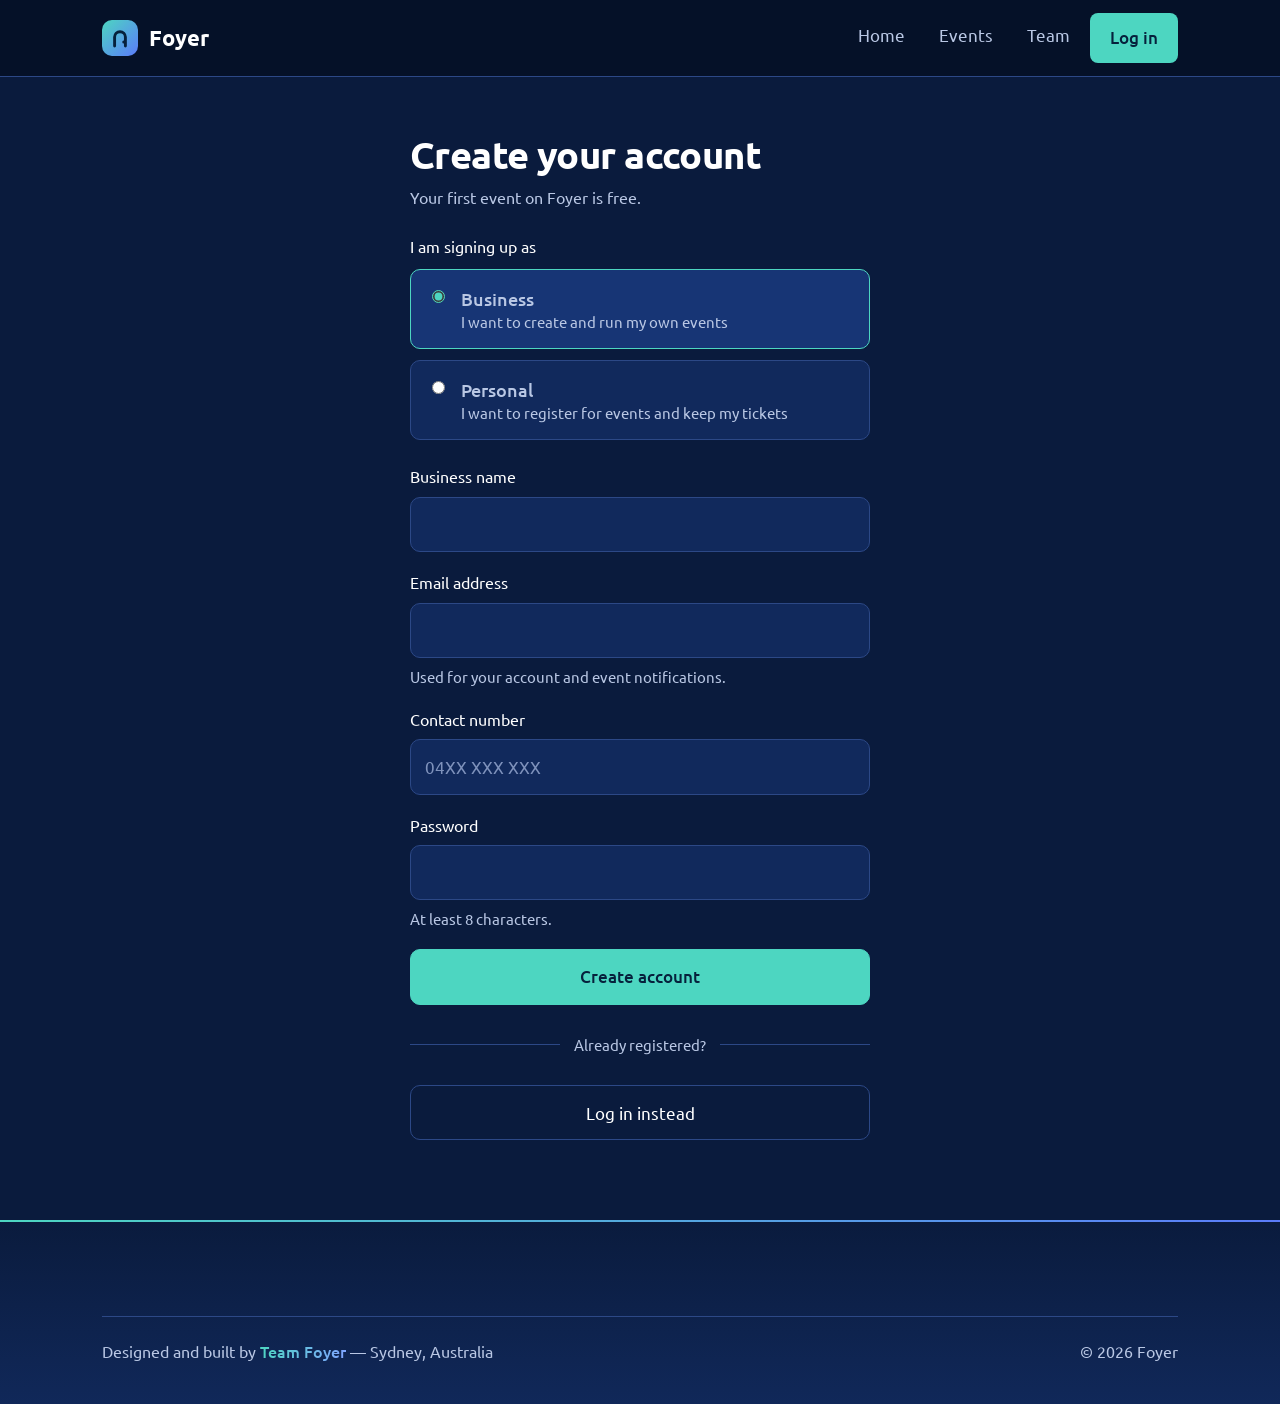
<file: signup.html>
<!DOCTYPE html>
<html lang="en">
<head>
<meta charset="utf-8">
<meta name="viewport" content="width=device-width, initial-scale=1">
<title>Sign up — Foyer</title>
<link href="https://fonts.googleapis.com/css2?family=Ubuntu:wght@400;500;700&display=swap" rel="stylesheet">
<link rel="stylesheet" href="css/style.css">
</head>
<body>

<header class="site-header" id="siteHeader">
  <div class="container">
    <a class="logo" href="index.html">
      <svg class="logo-svg" viewBox="0 0 40 40" xmlns="http://www.w3.org/2000/svg" aria-hidden="true">
        <defs><linearGradient id="lg" x1="0" y1="0" x2="1" y2="1">
          <stop offset="0%" stop-color="#4DD6C1"/><stop offset="100%" stop-color="#5B7CFA"/>
        </linearGradient></defs>
        <rect width="40" height="40" rx="11" fill="url(#lg)"/>
        <path d="M14 29V19a6 6 0 0 1 12 0v10" fill="none" stroke="#06213C" stroke-width="3.2" stroke-linecap="round"/>
        <circle cx="24.2" cy="24.5" r="1.7" fill="#06213C"/>
      </svg>
      Foyer
    </a>
    <button class="nav-toggle" type="button" aria-expanded="false" aria-controls="siteNav">Menu</button>
    <nav class="site-nav" id="siteNav">
      <div class="nav-item"><a href="index.html">Home</a></div>
      <div class="nav-item"><a href="index.html#events">Events</a></div>
      <div class="nav-item"><a href="team.html">Team</a></div>
      <div class="nav-item"><a class="nav-cta" href="login.html">Log in</a></div>
    </nav>
  </div>
</header>

<div class="container">
  <div class="auth">

    <h1>Create your account</h1>
    <p class="muted small" id="subtitle">Your first event on Foyer is free.</p>

    <form id="signupForm" style="margin-top:24px" novalidate>

      <span class="legend">I am signing up as</span>
      <div class="role-group">
        <label class="role">
          <input type="radio" name="role" value="business" checked>
          <span><b>Business</b><span>I want to create and run my own events</span></span>
        </label>
        <label class="role">
          <input type="radio" name="role" value="personal">
          <span><b>Personal</b><span>I want to register for events and keep my tickets</span></span>
        </label>
      </div>

      <div id="clientFields">
        <div class="field">
          <label for="business">Business name</label>
          <input id="business" name="business_name" type="text" autocomplete="organization" required>
        </div>
        <div class="field">
          <label for="cEmail">Email address</label>
          <input id="cEmail" name="email" type="email" autocomplete="email" required>
          <p class="hint">Used for your account and event notifications.</p>
        </div>
        <div class="field">
          <label for="contact">Contact number</label>
          <input id="contact" name="phone" type="tel" inputmode="tel" autocomplete="tel" placeholder="04XX XXX XXX" required>
        </div>
      </div>

      <div id="attendeeFields" class="hide">
        <div class="row2">
          <div class="field">
            <label for="first">First name</label>
            <input id="first" name="first_name" type="text" autocomplete="given-name" required disabled>
          </div>
          <div class="field">
            <label for="last">Last name</label>
            <input id="last" name="last_name" type="text" autocomplete="family-name" required disabled>
          </div>
        </div>
        <div class="field">
          <label for="phone">Phone number</label>
          <input id="phone" name="phone" type="tel" inputmode="tel" autocomplete="tel" placeholder="04XX XXX XXX" required disabled>
        </div>
        <div class="field">
          <label for="aEmail">Email address</label>
          <input id="aEmail" name="email" type="email" autocomplete="email" required disabled>
          <p class="hint">Tickets and event updates are sent here.</p>
        </div>
      </div>

      <div class="field">
        <label for="password">Password</label>
        <input id="password" name="password" type="password" autocomplete="new-password" minlength="8" required>
        <p class="hint">At least 8 characters.</p>
      </div>

      <button class="btn btn-primary" type="submit">Create account</button>

      <div class="divider">Already registered?</div>
      <a class="btn" id="loginLink" href="login.html">Log in instead</a>

      <div id="message" class="msg"></div>

    </form>
  </div>
</div>

<footer class="foot-lux">
  <div class="container">
    <div class="made">
      <span>Designed and built by <a class="inline" href="team.html"><b>Team Foyer</b></a> — Sydney, Australia</span>
      <span>© <span data-year>2026</span> Foyer</span>
    </div>
  </div>
</footer>

<script src="js/db.js"></script>
<script src="js/site.js"></script>
<script>

var clientFields   = document.getElementById('clientFields');
var attendeeFields = document.getElementById('attendeeFields');

/* Show the right fields, and switch off the hidden ones so they are not
   validated or sent to the server. */
var SUBTITLES = {
  business: 'Your first event on Foyer is free.',
  personal: 'Free for attendees. Your tickets and event history stay in one place.'
};

function showFieldsFor(role) {
  var client = (role === 'business');
  document.getElementById('subtitle').textContent = SUBTITLES[role];
  clientFields.classList.toggle('hide', !client);
  attendeeFields.classList.toggle('hide', client);
  clientFields.querySelectorAll('input').forEach(function (i) { i.disabled = !client; });
  attendeeFields.querySelectorAll('input').forEach(function (i) { i.disabled = client; });
}

document.querySelectorAll('input[name="role"]').forEach(function (radio) {
  radio.addEventListener('change', function () { showFieldsFor(this.value); });
});

var params = new URLSearchParams(location.search);
var next = params.get('next');
var message = document.getElementById('message');

function selectedRole() { return document.querySelector('input[name="role"]:checked').value; }

if (params.get('role') === 'personal' || params.get('role') === 'business') {
  document.querySelector('input[name="role"][value="' + params.get('role') + '"]').checked = true;
}
showFieldsFor(selectedRole());

document.querySelectorAll('input[name="role"]').forEach(function (r) {
  r.addEventListener('change', function () {
    document.getElementById('loginLink').href = 'login.html?role=' + selectedRole() + (next ? '&next=' + encodeURIComponent(next) : '');
  });
});

document.getElementById('signupForm').addEventListener('submit', function (e) {
  e.preventDefault();
  message.className = 'msg';
  message.textContent = '';

  /* Hidden fields are disabled, so this only checks the visible ones. */
  var bad = Array.prototype.filter.call(this.querySelectorAll('input:not([disabled])'), function (i) {
    return !i.checkValidity();
  })[0];
  if (bad) {
    message.className = 'msg msg-err';
    message.textContent = (bad.labels[0] ? bad.labels[0].textContent : 'A field') + ': ' + bad.validationMessage;
    bad.focus();
    return;
  }

  var role = selectedRole();
  var data = { role: role, password: this.password.value };
  if (role === 'business') {
    data.businessName = this.querySelector('#business').value.trim();
    data.email = this.querySelector('#cEmail').value;
    data.phone = this.querySelector('#contact').value;
  } else {
    data.firstName = this.querySelector('#first').value.trim();
    data.lastName = this.querySelector('#last').value.trim();
    data.email = this.querySelector('#aEmail').value;
    data.phone = this.querySelector('#phone').value;
  }

  Foyer.signup(data).then(function (user) {
    location.href = next ? Foyer.afterLogin(user, next) : Foyer.homeFor(user) + '#welcome';
  }).catch(function (err) {
    message.className = 'msg msg-err';
    message.textContent = err.message;
  });
});
</script>

</body>
</html>
</file>
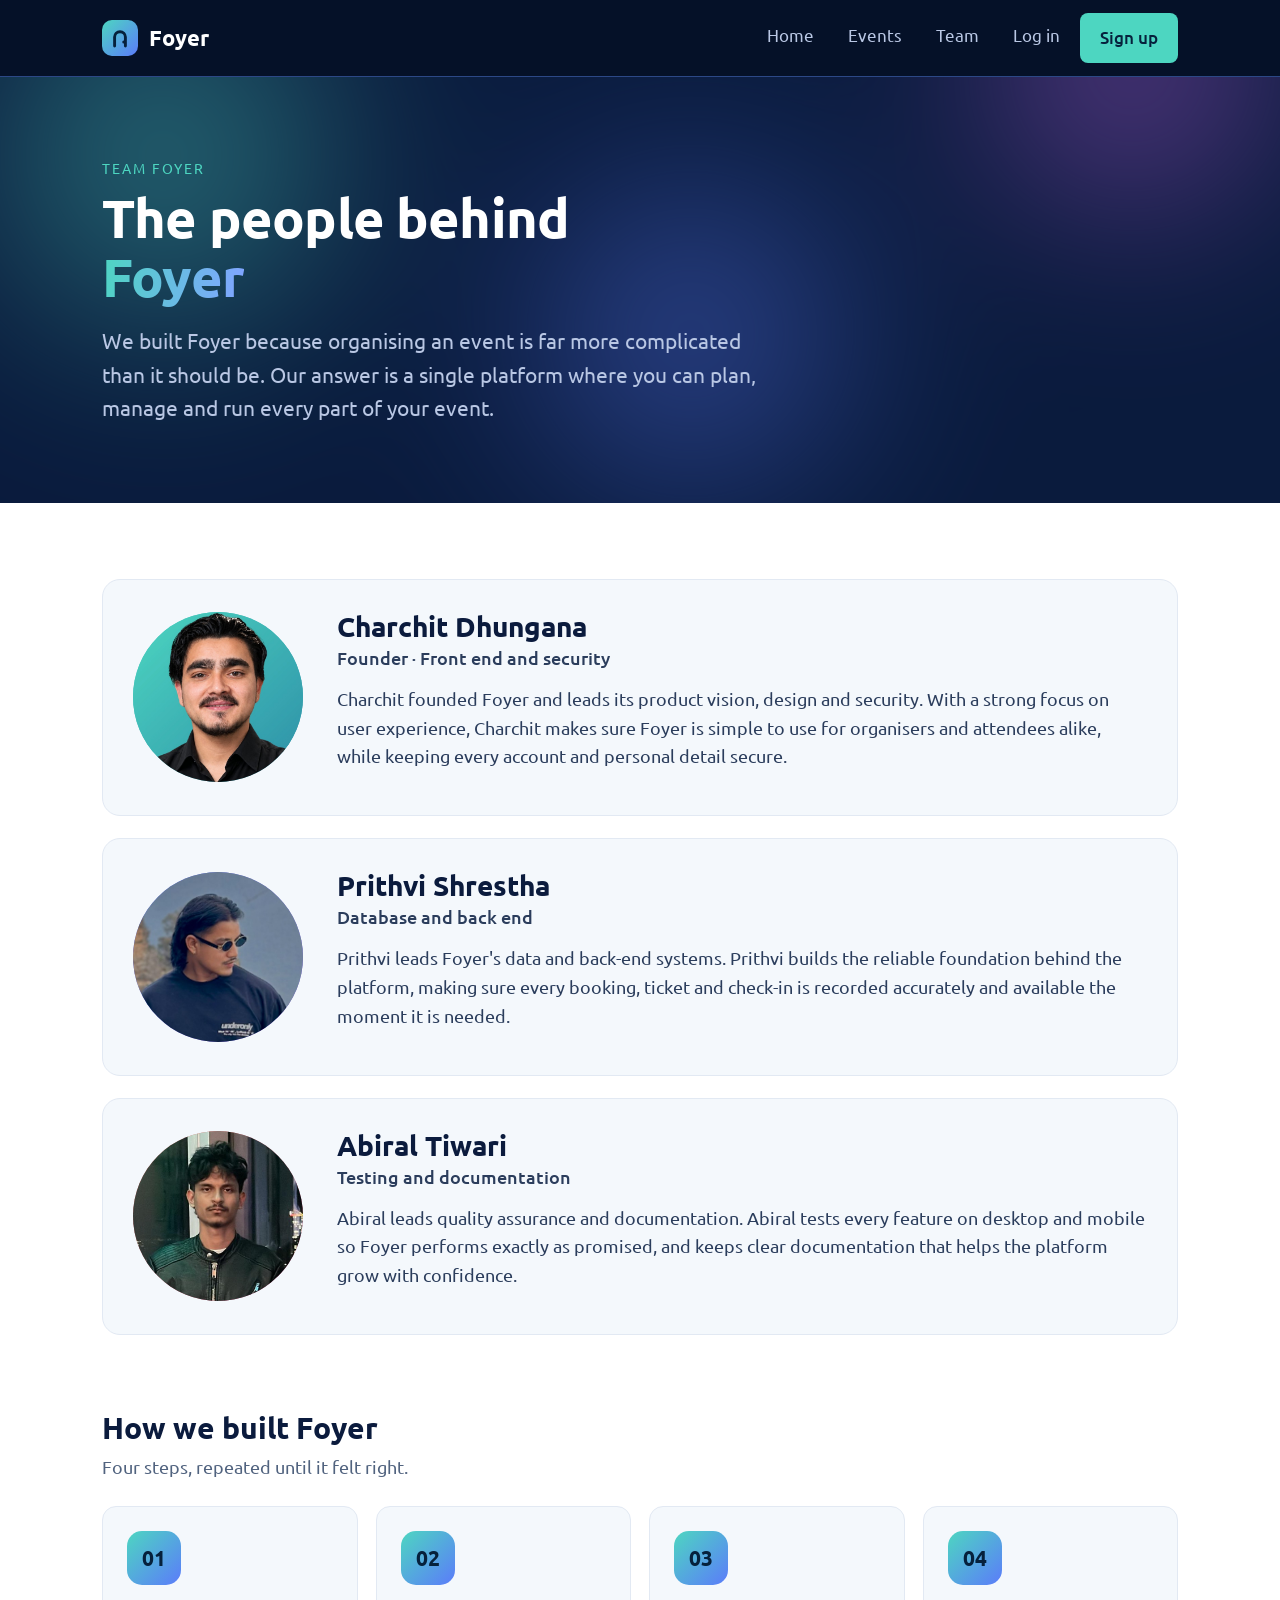
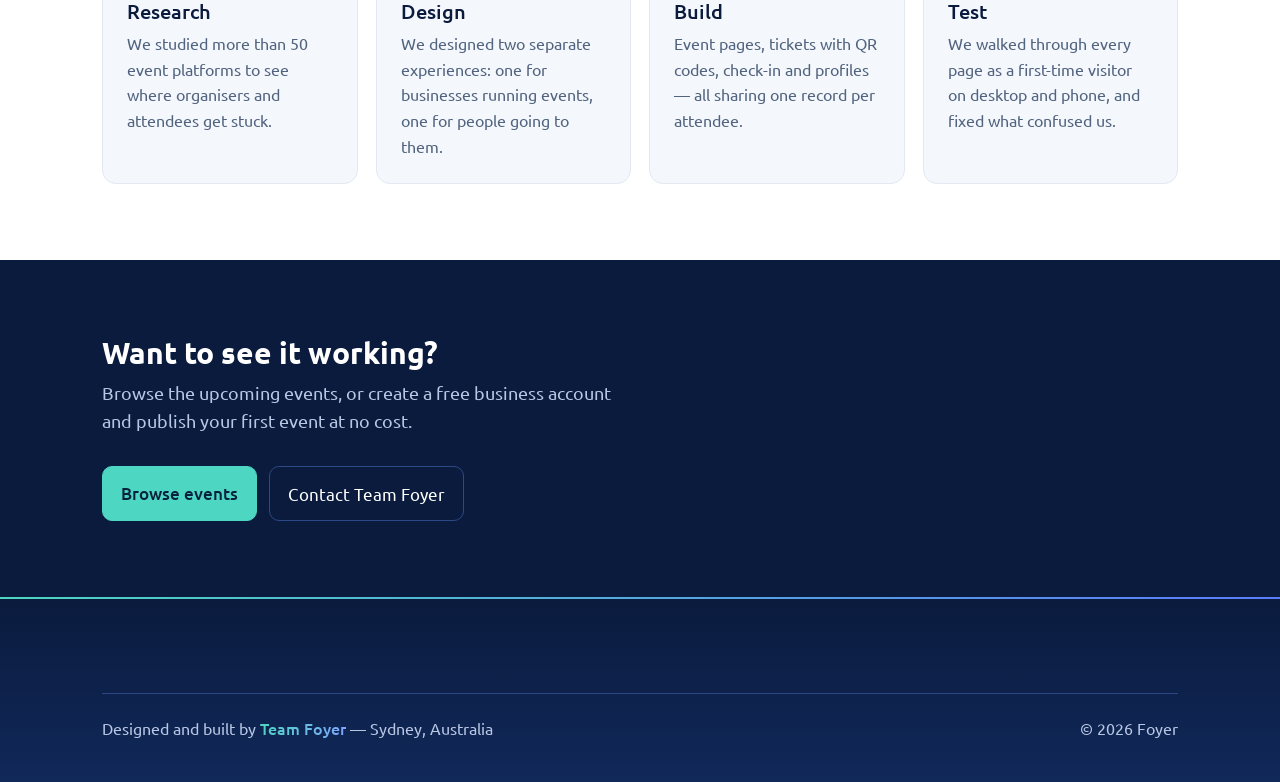
<file: team.html>
<!DOCTYPE html>
<html lang="en">
<head>
<meta charset="utf-8">
<meta name="viewport" content="width=device-width, initial-scale=1">
<title>Team Foyer — the people behind Foyer</title>
<meta name="description" content="Meet Team Foyer: Charchit Dhungana, Prithvi Shrestha and Abiral Tiwari, building Foyer in Sydney.">
<link href="https://fonts.googleapis.com/css2?family=Ubuntu:wght@400;500;700&display=swap" rel="stylesheet">
<link rel="stylesheet" href="css/style.css">
</head>
<body>

<header class="site-header" id="siteHeader">
  <div class="container">
    <a class="logo" href="index.html">
      <svg class="logo-svg" viewBox="0 0 40 40" xmlns="http://www.w3.org/2000/svg" aria-hidden="true">
        <defs><linearGradient id="lg" x1="0" y1="0" x2="1" y2="1">
          <stop offset="0%" stop-color="#4DD6C1"/><stop offset="100%" stop-color="#5B7CFA"/>
        </linearGradient></defs>
        <rect width="40" height="40" rx="11" fill="url(#lg)"/>
        <path d="M14 29V19a6 6 0 0 1 12 0v10" fill="none" stroke="#06213C" stroke-width="3.2" stroke-linecap="round"/>
        <circle cx="24.2" cy="24.5" r="1.7" fill="#06213C"/>
      </svg>
      Foyer
    </a>
    <button class="nav-toggle" type="button" aria-expanded="false" aria-controls="siteNav">Menu</button>
    <nav class="site-nav" id="siteNav">
      <div class="nav-item"><a href="index.html">Home</a></div>
      <div class="nav-item"><a href="index.html#events">Events</a></div>
      <div class="nav-item"><a href="team.html">Team</a></div>
      <div class="nav-item" id="navLogin"><a href="login.html">Log in</a></div>
      <div class="nav-item" id="navCta"><a class="nav-cta" href="signup.html">Sign up</a></div>
    </nav>
  </div>
</header>

<section class="hero team-hero">
  <div class="aurora">
    <span class="blob blob-1"></span>
    <span class="blob blob-2"></span>
    <span class="blob blob-3"></span>
  </div>
  <div class="container">
    <p class="eyebrow rise d1">Team Foyer</p>
    <h1 class="rise d1">The people behind <span class="shine">Foyer</span></h1>
    <p class="rise d2">We built Foyer because organising an event is far more complicated than it should be.
       Our answer is a single platform where you can plan, manage and run every part of your event.</p>
  </div>
</section>

<section class="section band-light">
  <div class="container">
    <div class="members">

      <article class="member reveal">
        <div class="photo p1"><img src="images/team/charchit.jpg" alt="Charchit Dhungana" onerror="this.remove()">CD</div>
        <div>
          <h2>Charchit Dhungana</h2>
          <p class="member-role">Founder · Front end and security</p>
          <p>Charchit founded Foyer and leads its product vision, design and security. With a strong
             focus on user experience, Charchit makes sure Foyer is simple to use for organisers and
             attendees alike, while keeping every account and personal detail secure.</p>
        </div>
      </article>

      <article class="member reveal">
        <div class="photo p2"><img src="images/team/prithvi.jpg" alt="Prithvi Shrestha" onerror="this.remove()">PS</div>
        <div>
          <h2>Prithvi Shrestha</h2>
          <p class="member-role">Database and back end</p>
          <p>Prithvi leads Foyer's data and back-end systems. Prithvi builds the reliable foundation
             behind the platform, making sure every booking, ticket and check-in is recorded
             accurately and available the moment it is needed.</p>
        </div>
      </article>

      <article class="member reveal">
        <div class="photo p3"><img src="images/team/abiral.jpg" alt="Abiral Tiwari" onerror="this.remove()">AT</div>
        <div>
          <h2>Abiral Tiwari</h2>
          <p class="member-role">Testing and documentation</p>
          <p>Abiral leads quality assurance and documentation. Abiral tests every feature on desktop
             and mobile so Foyer performs exactly as promised, and keeps clear documentation that
             helps the platform grow with confidence.</p>
        </div>
      </article>

    </div>
  </div>
</section>

<section class="section band-light" style="padding-top:0">
  <div class="container">
    <h2 class="reveal">How we built Foyer</h2>
    <p class="muted reveal">Four steps, repeated until it felt right.</p>
    <div class="steps">
      <div class="card reveal"><div class="ico">01</div><h3>Research</h3>
        <p>We studied more than 50 event platforms to see where organisers and attendees get stuck.</p></div>
      <div class="card reveal"><div class="ico">02</div><h3>Design</h3>
        <p>We designed two separate experiences: one for businesses running events, one for people going to them.</p></div>
      <div class="card reveal"><div class="ico">03</div><h3>Build</h3>
        <p>Event pages, tickets with QR codes, check-in and profiles — all sharing one record per attendee.</p></div>
      <div class="card reveal"><div class="ico">04</div><h3>Test</h3>
        <p>We walked through every page as a first-time visitor on desktop and phone, and fixed what confused us.</p></div>
    </div>
  </div>
</section>

<section class="section" id="join">
  <div class="container">
    <h2 class="reveal">Want to see it working?</h2>
    <p class="muted reveal" style="max-width:52ch">Browse the upcoming events, or create a free business account and publish your first event at no cost.</p>
    <div class="actions reveal">
      <a class="btn btn-primary btn-inline" href="index.html#events">Browse events</a>
      <a class="btn btn-inline" href="index.html#contact">Contact Team Foyer</a>
    </div>
  </div>
</section>

<footer class="foot-lux">
  <div class="container">
    <div class="made">
      <span>Designed and built by <a class="inline" href="team.html"><b>Team Foyer</b></a> — Sydney, Australia</span>
      <span>© <span data-year>2026</span> Foyer</span>
    </div>
  </div>
</footer>

<script src="js/db.js"></script>
<script src="js/site.js"></script>
<script>
var io = new IntersectionObserver(function (entries) {
  entries.forEach(function (entry, i) {
    if (entry.isIntersecting) {
      entry.target.style.transitionDelay = (i * 90) + 'ms';
      entry.target.classList.add('in');
      io.unobserve(entry.target);
    }
  });
}, { threshold: 0.15 });
document.querySelectorAll('.reveal').forEach(function (el) { io.observe(el); });
</script>

</body>
</html>
</file>
<file: css/style.css>
/* ============================================================
   Foyer — stylesheet
   Sections: 1 variables · 2 base · 3 header/nav · 4 hero
   5 sections/bands · 6 buttons · 7 cards · 8 stats · 9 team
   10 reveal · 11 footer · 12 auth forms · 13 client portal
   14 portal views (business + personal)
   15 event cards, venues, event page · 16 profile · 17 phone menus
   ============================================================ */

/* ---------- 1. variables ---------- */
:root{
  --bg:#0A1B3D;
  --surface:#11295C;
  --surface-2:#173575;
  --line:#2C4886;
  --text:#FFFFFF;
  --dim:#B9C7E4;
  --accent:#4DD6C1;
  --accent-dark:#2FB8A3;
  --blue:#5B7CFA;
  --ink:#0B1B3D;      /* text on white bands */
  --ink-soft:#51637F; /* grey text on white bands */
  --radius:10px;
}

/* ---------- 2. base ---------- */
*{box-sizing:border-box}
body{
  margin:0;
  font-family:'Ubuntu',system-ui,-apple-system,sans-serif;
  font-size:18px;
  line-height:1.6;
  color:var(--text);
  background:var(--bg);
}
h1,h2,h3{font-family:'Ubuntu',sans-serif;margin:0 0 8px;line-height:1.15;color:var(--text)}
h1{font-size:54px;font-weight:700;letter-spacing:-.015em}
h2{font-size:30px;font-weight:700}
h3{font-size:20px;font-weight:500}
p{margin:0 0 14px}
a{color:var(--accent)}
.muted{color:var(--dim)}
.small{font-size:16px}
.container{max-width:1120px;margin:0 auto;padding:0 22px}

/* ---------- 3. header + dropdown nav ---------- */
.site-header{position:sticky;top:0;z-index:60;
  background:rgba(6,17,40,.94);backdrop-filter:blur(14px);
  border-bottom:1px solid var(--line);transition:background .3s, box-shadow .3s}
.site-header.scrolled{background:rgba(6,17,40,.98);box-shadow:0 8px 24px rgba(0,0,0,.25)}
.site-header .container{display:flex;align-items:center;gap:24px;height:76px}

.logo{display:flex;align-items:center;gap:11px;text-decoration:none;color:var(--text);
      font-weight:700;font-size:22px}
.logo-svg{width:36px;height:36px;display:block;flex-shrink:0;transition:transform .3s}
.logo:hover .logo-svg{transform:rotate(-6deg)}

.site-nav{margin-left:auto;display:flex;align-items:center;gap:6px}
.nav-item{position:relative}
.nav-item > a{display:block;padding:10px 14px;color:var(--dim);text-decoration:none;
              font-size:17px;border-radius:8px}
.nav-item > a::after{content:"";display:block;height:2px;width:0;margin-top:4px;
  background:linear-gradient(90deg,var(--accent),var(--blue));transition:width .28s}
.nav-item:hover > a{color:var(--text)}
.nav-item:hover > a::after{width:100%}

.drop{position:absolute;top:100%;left:0;min-width:310px;padding:10px;
  background:var(--surface);border:1px solid var(--line);border-radius:14px;
  box-shadow:0 24px 50px rgba(0,0,0,.4);
  opacity:0;visibility:hidden;transform:translateY(10px);transition:.2s ease}
.nav-item:hover .drop,.nav-item:focus-within .drop{opacity:1;visibility:visible;transform:translateY(0)}
.drop a{display:block;padding:11px 13px;border-radius:9px;text-decoration:none}
.drop b{display:block;color:var(--text);font-weight:500;font-size:16px}
.drop span{display:block;color:var(--dim);font-size:14px;margin-top:2px}
.drop a:hover{background:var(--surface-2)}
.nav-cta{padding:11px 20px !important;border-radius:9px;
  background:var(--accent);color:#06213C !important;font-weight:500}
.nav-cta::after{display:none !important}

/* ---------- 4. hero ---------- */
.hero{position:relative;overflow:hidden;padding:96px 0 84px}
.hero .container{position:relative;z-index:2}
.hero h1{max-width:16ch;margin-bottom:18px;line-height:1.08}
.hero p{font-size:21px;color:var(--dim);max-width:56ch}
.actions{display:flex;gap:12px;margin-top:30px;flex-wrap:wrap}

.aurora{position:absolute;inset:-30% -10%;z-index:1;filter:blur(90px);opacity:.55;pointer-events:none}
.blob{position:absolute;border-radius:50%}
.blob-1{width:520px;height:520px;left:2%;top:-8%;
  background:radial-gradient(circle,#4DD6C1 0%,transparent 68%);animation:drift1 19s ease-in-out infinite}
.blob-2{width:470px;height:470px;left:38%;top:22%;
  background:radial-gradient(circle,#5B7CFA 0%,transparent 68%);animation:drift2 23s ease-in-out infinite}
.blob-3{width:430px;height:430px;right:4%;top:-14%;
  background:radial-gradient(circle,#C662E8 0%,transparent 68%);animation:drift3 27s ease-in-out infinite}
@keyframes drift1{0%,100%{transform:translate(0,0) scale(1)}50%{transform:translate(90px,60px) scale(1.15)}}
@keyframes drift2{0%,100%{transform:translate(0,0) scale(1.1)}50%{transform:translate(-110px,40px) scale(.9)}}
@keyframes drift3{0%,100%{transform:translate(0,0) scale(.95)}50%{transform:translate(-70px,80px) scale(1.2)}}

.shine{background:linear-gradient(100deg,#4DD6C1,#7FA6FF,#C662E8,#4DD6C1);
  background-size:300% 100%;-webkit-background-clip:text;background-clip:text;color:transparent;
  animation:shine 9s linear infinite}
@keyframes shine{0%{background-position:0% 50%}100%{background-position:300% 50%}}

.rise{opacity:0;transform:translateY(22px);animation:rise .8s cubic-bezier(.2,.7,.3,1) forwards}
.d1{animation-delay:.05s}.d2{animation-delay:.22s}.d3{animation-delay:.39s}
@keyframes rise{to{opacity:1;transform:translateY(0)}}

.btn-glow{position:relative}
.btn-glow::after{content:"";position:absolute;inset:0;border-radius:var(--radius);
  border:1px solid var(--accent);animation:pulse 2.6s ease-out infinite}
@keyframes pulse{0%{transform:scale(1);opacity:.7}100%{transform:scale(1.14);opacity:0}}

/* ---------- 5. sections + white bands ---------- */
.section{padding:76px 0}
.section > .container > .muted{margin-bottom:8px}
.lede{font-size:22px;line-height:1.55;max-width:60ch;color:#2B3D5C;margin-top:14px}

.band-light{background:#FFFFFF;color:var(--ink)}
.band-light h1,.band-light h2,.band-light h3{color:var(--ink)}
.band-light .muted{color:var(--ink-soft)}
.band-light .card{background:#F4F8FC;border-color:#E2E9F3}
.band-light .card p{color:var(--ink-soft)}
.band-light .card .date{color:#0F7B6C}
.band-light .tag{background:#E7EEF8;color:#51637F}
.band-light .tag-live{background:#DCF5EF;color:#0F7B6C}
.band-light .btn{border-color:#D5DFEC;color:var(--ink)}
.band-light .btn:hover{border-color:#9FB2CC}

/* ---------- 6. buttons ---------- */
.btn{display:block;width:100%;text-align:center;padding:13px 18px;border-radius:var(--radius);
  border:1px solid var(--line);background:transparent;color:var(--text);
  font:inherit;font-size:17px;text-decoration:none;cursor:pointer}
.btn:hover{border-color:var(--dim)}
.btn-primary{background:var(--accent);border-color:var(--accent);color:#06213C;font-weight:500}
.btn-primary:hover{background:var(--accent-dark);border-color:var(--accent-dark)}
.btn-inline{display:inline-block;width:auto}
:focus-visible{outline:2px solid var(--accent);outline-offset:2px}

/* ---------- 7. cards ---------- */
.grid3{display:grid;grid-template-columns:repeat(auto-fit,minmax(255px,1fr));gap:20px}
.card{background:var(--surface);border:1px solid var(--line);border-radius:14px;padding:24px}
.card h3{margin:0 0 8px}
.card p{margin:0;font-size:16px;color:var(--dim)}
.card .date{display:block;font-size:15px;color:var(--accent);margin-bottom:8px}
.card .foot{display:flex;justify-content:space-between;align-items:center;margin-top:18px;font-size:16px}

.svc{position:relative;overflow:hidden;
  transition:transform .35s ease, border-color .35s ease, box-shadow .35s ease}
.svc::before{content:"";position:absolute;inset:0;opacity:0;transition:opacity .35s;
  background:linear-gradient(135deg,rgba(77,214,193,.13),rgba(91,124,250,.13))}
.svc:hover{transform:translateY(-9px);border-color:var(--accent);box-shadow:0 20px 44px rgba(11,27,61,.14)}
.svc:hover::before{opacity:1}
.svc > *{position:relative;z-index:1}
.ico{width:54px;height:54px;border-radius:15px;display:grid;place-items:center;
  background:linear-gradient(135deg,var(--accent),var(--blue));color:#06213C;
  font-weight:700;font-size:21px;margin-bottom:15px;transition:transform .4s ease}
.svc:hover .ico{transform:rotate(-9deg) scale(1.1)}

.tag{display:inline-block;padding:4px 12px;border-radius:999px;font-size:14px;
  background:var(--surface-2);color:var(--dim)}
.tag-live{background:rgba(77,214,193,.18);color:var(--accent)}

/* ---------- 8. stats ---------- */
.stats-row{display:grid;grid-template-columns:repeat(auto-fit,minmax(155px,1fr));gap:26px;margin-top:42px}
.stat-n{font-size:46px;font-weight:700;line-height:1;
  background:linear-gradient(120deg,#0F7B6C,#3B6FE0);
  -webkit-background-clip:text;background-clip:text;color:transparent}
.stat-l{font-size:16px;color:var(--ink-soft);margin-top:8px}

/* ---------- 9. team ---------- */
.team{display:grid;grid-template-columns:repeat(auto-fit,minmax(215px,1fr));gap:30px;margin-top:36px}
.person{text-align:center}
.photo{width:140px;height:140px;border-radius:50%;margin:0 auto 18px;overflow:hidden;
  display:grid;place-items:center;color:#fff;font-size:38px;font-weight:700;
  transition:transform .4s ease, box-shadow .4s ease}
.photo{position:relative}
.photo img{position:absolute;inset:0;width:100%;height:100%;object-fit:cover;display:block}
.team-link{color:#0F7B6C;font-weight:500;text-decoration:none;white-space:nowrap}
.team-link:hover{text-decoration:underline}

/* team page */
.team-hero{padding:80px 0 64px}
.eyebrow{font-size:14px !important;letter-spacing:.14em;text-transform:uppercase;color:var(--accent) !important;margin-bottom:10px}
.members{display:grid;gap:22px}
.member{display:grid;grid-template-columns:170px 1fr;gap:34px;align-items:center;padding:30px;
  background:#F4F8FC;border:1px solid #E2E9F3;border-radius:18px}
.member .photo{margin:0;width:170px;height:170px;font-size:44px}
.member h2{font-size:28px;margin-bottom:2px}
.member-role{color:#0F7B6C;font-weight:500;margin-bottom:12px}
.member p{color:#2B3D5C}
.owns{margin:0;padding:0;list-style:none;display:grid;gap:8px}
.owns li{position:relative;padding-left:26px;font-size:16px;color:var(--ink-soft)}
.owns li::before{content:"";position:absolute;left:0;top:8px;width:12px;height:12px;border-radius:4px;
  background:linear-gradient(135deg,var(--accent),var(--blue))}
.steps{display:grid;grid-template-columns:repeat(auto-fit,minmax(220px,1fr));gap:18px;margin-top:24px}
.made a.inline{text-decoration:none}
.p1{background:linear-gradient(135deg,#4DD6C1,#2E8FA8)}
.p2{background:linear-gradient(135deg,#5B7CFA,#8B5BE0)}
.p3{background:linear-gradient(135deg,#E0806B,#C24C8A)}
.person:hover .photo{transform:translateY(-6px) scale(1.04);box-shadow:0 18px 36px rgba(11,27,61,.22)}
.person b{display:block;font-size:19px;font-weight:500}
.person span{display:block;font-size:16px;color:var(--ink-soft);margin-top:3px}

/* ---------- 10. reveal on scroll ---------- */
.reveal{opacity:0;transform:translateY(28px);
  transition:opacity .75s cubic-bezier(.2,.7,.3,1), transform .75s cubic-bezier(.2,.7,.3,1)}
.reveal.in{opacity:1;transform:none}

/* ---------- 11. footer ---------- */
.foot-lux{position:relative;padding:56px 0 40px;
  background:linear-gradient(180deg,transparent,rgba(23,53,117,.5))}
.foot-lux::before{content:"";position:absolute;top:0;left:0;right:0;height:2px;
  background:linear-gradient(90deg,#4DD6C1,#5B7CFA,#C662E8,#4DD6C1);
  background-size:300% 100%;animation:shine 9s linear infinite}
.foot-grid{display:grid;grid-template-columns:1.6fr 1fr 1fr;gap:34px}
.foot-lux h5{font-size:14px;letter-spacing:.12em;text-transform:uppercase;
  color:var(--dim);font-weight:500;margin:0 0 14px}
.foot-lux a{display:block;color:var(--dim);text-decoration:none;font-size:16px;padding:5px 0}
.foot-lux a:hover{color:var(--text)}
.foot-brand p{color:var(--dim);font-size:16px;max-width:36ch;margin:12px 0 0}
.made{margin-top:40px;padding-top:22px;border-top:1px solid var(--line);
  display:flex;justify-content:space-between;gap:16px;flex-wrap:wrap;
  font-size:16px;color:var(--dim)}
.made b{font-weight:500;background:linear-gradient(100deg,#4DD6C1,#7FA6FF,#C662E8,#4DD6C1);
  background-size:300% 100%;-webkit-background-clip:text;background-clip:text;color:transparent;
  animation:shine 9s linear infinite}

/* ---------- 12. auth forms ---------- */
.auth{max-width:460px;margin:56px auto 80px}
.auth h1{font-size:38px}
.field{margin-bottom:18px}
.field label{display:block;font-size:16px;margin-bottom:7px;color:var(--text)}
.field input{width:100%;padding:13px 14px;border:1px solid var(--line);border-radius:var(--radius);
  font:inherit;font-size:17px;background:var(--surface);color:var(--text)}
.field input::placeholder{color:#7F92BC}
.field input:focus{border-color:var(--accent);outline:none;box-shadow:0 0 0 3px rgba(77,214,193,.25)}
.hint{font-size:15px;color:var(--dim);margin-top:7px}
.row2{display:grid;grid-template-columns:1fr 1fr;gap:14px}
.legend{display:block;font-size:16px;margin-bottom:9px;color:var(--text)}
.hide{display:none}

.role-group{display:grid;gap:11px;margin-bottom:24px}
.role{display:flex;gap:13px;align-items:flex-start;padding:16px;cursor:pointer;
  border:1.5px solid var(--line);border-radius:var(--radius);background:var(--surface)}
.role:hover{border-color:var(--dim)}
.role input{width:auto;margin-top:4px;accent-color:var(--accent)}
.role b{display:block;font-weight:500;font-size:18px}
.role span{font-size:15px;color:var(--dim);line-height:1.4}
.role:has(input:checked){border-color:var(--accent);background:var(--surface-2)}

.divider{display:flex;align-items:center;gap:14px;margin:28px 0;color:var(--dim);font-size:15px}
.divider::before,.divider::after{content:"";flex:1;height:1px;background:var(--line)}
.result{margin-top:20px;padding:15px;border-radius:var(--radius);
  background:var(--surface-2);border:1px solid var(--accent);color:var(--text);font-size:16px}

/* ---------- 13. client portal ---------- */
.portal{display:grid;grid-template-columns:255px 1fr;min-height:100vh}
.side{border-right:1px solid var(--line);padding:24px 14px}
.who{display:flex;gap:12px;align-items:center;padding:0 8px 20px;
  border-bottom:1px solid var(--line);margin-bottom:14px}
.avatar{width:44px;height:44px;border-radius:50%;background:var(--accent);color:#06213C;
  display:grid;place-items:center;font-weight:700;font-size:17px;flex-shrink:0}
.who b{display:block;font-size:17px;line-height:1.3}
.who span{display:block;font-size:14px;color:var(--dim)}
.side h4{font-size:13px;letter-spacing:.12em;text-transform:uppercase;color:var(--dim);
  font-weight:500;margin:22px 10px 8px}
.side a{display:block;padding:11px 12px;border-radius:8px;color:var(--dim);
  text-decoration:none;font-size:17px}
.side a:hover{background:var(--surface);color:var(--text)}
.side a.active{background:var(--surface-2);color:var(--text)}

.main{padding:32px 36px}
.main h2{font-size:28px;margin:0 0 4px}
.top-row{display:flex;justify-content:space-between;align-items:flex-start;gap:20px;flex-wrap:wrap}
.banner{background:var(--surface-2);border:1px solid var(--accent);border-radius:12px;
  padding:16px 20px;margin:22px 0;font-size:16px}
.banner b{color:var(--accent)}
.cards{display:grid;grid-template-columns:repeat(auto-fit,minmax(175px,1fr));gap:16px;margin:22px 0 32px}
.cards .n{font-size:32px;font-weight:700;line-height:1.1}
.cards .l{font-size:15px;color:var(--dim);margin-top:6px}

.tbl{width:100%;border-collapse:collapse;font-size:16px;
  background:var(--surface);border:1px solid var(--line);border-radius:12px;overflow:hidden}
.tbl th{text-align:left;font-size:14px;font-weight:500;color:var(--dim);
  padding:14px 16px;border-bottom:1px solid var(--line)}
.tbl td{padding:16px;border-bottom:1px solid var(--line)}
.tbl tr:last-child td{border-bottom:none}
.tbl a{text-decoration:none}

/* ---------- 14. portal views (business + personal) ---------- */
.side button.nav{display:block;width:100%;text-align:left;padding:11px 12px;border-radius:8px;
  border:0;background:none;font:inherit;font-size:17px;color:var(--dim);cursor:pointer}
.side button.nav:hover{background:var(--surface);color:var(--text)}
.side button.nav.active{background:var(--surface-2);color:var(--text)}
.side button.nav.active .count{background:var(--accent);color:#06213C}
.side .count{float:right;font-size:13px;padding:1px 9px;border-radius:999px;background:var(--surface-2);color:var(--dim)}
.view{display:none}
.view.on{display:block;animation:rise .35s ease forwards}

.panel{background:var(--surface);border:1px solid var(--line);border-radius:14px;padding:22px 24px;margin-bottom:20px}
.panel h3{margin-bottom:14px}
.split{display:grid;grid-template-columns:1.4fr 1fr;gap:20px;align-items:start}
.field select,.field textarea{width:100%;padding:13px 14px;border:1px solid var(--line);border-radius:var(--radius);
  font:inherit;font-size:17px;background:var(--surface);color:var(--text)}
.field textarea{min-height:110px;resize:vertical}
.field select:focus,.field textarea:focus{border-color:var(--accent);outline:none;box-shadow:0 0 0 3px rgba(77,214,193,.25)}
.panel .field input,.panel .field select,.panel .field textarea{background:var(--bg)}
.row3{display:grid;grid-template-columns:repeat(3,1fr);gap:14px}
.check{display:flex;gap:10px;align-items:center;font-size:16px;margin-bottom:18px;cursor:pointer}
.check input{width:18px;height:18px;accent-color:var(--accent)}
.btn-row{display:flex;gap:10px;flex-wrap:wrap;margin-top:6px}
.btn-sm{padding:7px 13px;font-size:15px;display:inline-block;width:auto}
.btn-danger{border-color:#7A3350;color:#FF9BB5}
.btn-danger:hover{border-color:#FF9BB5}
.btn[disabled]{opacity:.45;cursor:not-allowed}

.msg{margin-top:16px;padding:13px 16px;border-radius:var(--radius);font-size:16px}
.msg:empty{display:none}
.msg-ok{background:rgba(77,214,193,.14);border:1px solid var(--accent)}
.msg-err{background:rgba(255,120,150,.12);border:1px solid #FF7896;color:#FFC2D0}

.bar{height:7px;border-radius:99px;background:var(--bg);overflow:hidden;margin-top:7px;min-width:90px}
.bar i{display:block;height:100%;border-radius:99px;background:linear-gradient(90deg,var(--accent),var(--blue))}
.tag-warn{background:rgba(255,190,90,.16);color:#FFCB7A}
.tag-done{background:rgba(91,124,250,.2);color:#AFC0FF}
.empty{padding:34px 20px;text-align:center;color:var(--dim);border:1px dashed var(--line);border-radius:14px}
.empty b{display:block;color:var(--text);font-size:19px;font-weight:500;margin-bottom:6px}
.list{list-style:none;margin:0;padding:0}
.list li{display:flex;justify-content:space-between;gap:12px;padding:12px 0;border-bottom:1px solid var(--line);font-size:16px}
.list li:last-child{border-bottom:none}
.list small{color:var(--dim);font-size:14px}
.tbl-wrap{overflow-x:auto;border-radius:12px}
.actions-cell{display:flex;gap:6px;flex-wrap:wrap}

.next{display:flex;justify-content:space-between;gap:20px;flex-wrap:wrap;align-items:center}
.next .when{font-size:15px;color:var(--accent)}
.big-n{font-size:40px;font-weight:700;line-height:1}

/* ticket (personal) */
.tickets{display:grid;gap:18px}
.ticket{display:grid;grid-template-columns:1fr 190px;background:var(--surface);border:1px solid var(--line);
  border-radius:16px;overflow:hidden}
.ticket .info{padding:22px 24px}
.ticket .info h3{font-size:22px}
.ticket .meta{display:grid;grid-template-columns:repeat(auto-fit,minmax(150px,1fr));gap:12px 20px;margin:14px 0 16px}
.ticket .meta span{display:block;font-size:13px;letter-spacing:.08em;text-transform:uppercase;color:var(--dim)}
.ticket .meta b{font-weight:500;font-size:16px}
.ticket .stub{position:relative;display:flex;flex-direction:column;align-items:center;justify-content:center;gap:10px;
  padding:20px;background:var(--surface-2);border-left:2px dashed var(--line)}
.ticket .stub::before,.ticket .stub::after{content:"";position:absolute;left:-12px;width:22px;height:22px;
  border-radius:50%;background:var(--bg)}
.ticket .stub::before{top:-11px}.ticket .stub::after{bottom:-11px}
.qr{background:#fff;padding:8px;border-radius:8px;line-height:0}
.qr img,.qr canvas{width:120px;height:120px}
.code{font-family:ui-monospace,Consolas,monospace;font-size:17px;letter-spacing:.08em;white-space:nowrap}
.tag{white-space:nowrap}
.flash{animation:flash 1.6s ease}
@keyframes flash{0%,100%{box-shadow:none}30%{box-shadow:0 0 0 3px var(--accent)}}

/* ---------- 15. event cards, venues, event page ---------- */
section[id],[id^="svc-"]{scroll-margin-top:90px}
.hero-alt{margin-top:22px;font-size:17px;color:var(--dim)}
.hero-alt a{color:var(--text)}
a.inline{display:inline;padding:0;color:inherit;text-decoration:underline}
a.plain{color:inherit;text-decoration:none}
a.plain:hover{text-decoration:underline}

.ev-card{display:flex;flex-direction:column;padding:0;overflow:hidden;text-decoration:none;color:inherit;
  transition:transform .3s ease, box-shadow .3s ease, border-color .3s ease}
.ev-card:hover{transform:translateY(-6px);border-color:var(--accent);box-shadow:0 18px 40px rgba(11,27,61,.16)}
.ev-card h3{color:inherit}
.ev-photo{position:relative;height:170px;background:var(--surface-2);overflow:hidden}
.ev-photo img{width:100%;height:100%;object-fit:cover;display:block;transition:transform .5s ease}
.ev-card:hover .ev-photo img{transform:scale(1.05)}
.ev-photo .going{position:absolute;top:12px;left:12px;background:var(--accent);color:#06213C}
.ev-body{padding:20px 22px 22px;display:flex;flex-direction:column;flex:1}
.ev-body .foot{margin-top:auto;padding-top:16px}
.price{font-weight:500;font-size:18px}
.ph-fallback{display:grid;place-items:center;width:100%;height:100%;padding:12px;text-align:center;
  background:linear-gradient(135deg,var(--accent),var(--blue));color:#06213C;font-weight:500}

.venue-grid{display:grid;grid-template-columns:repeat(auto-fit,minmax(200px,1fr));gap:18px;margin-top:26px}
.venue{position:relative;margin:0;height:230px;border-radius:14px;overflow:hidden;background:var(--surface-2)}
.venue img,.venue .ph-fallback{width:100%;height:100%;object-fit:cover;display:block;transition:transform .6s ease}
.venue:hover img{transform:scale(1.06)}
.venue figcaption,.venue .cap{position:absolute;inset:auto 0 0 0;padding:40px 16px 14px;color:#fff;
  background:linear-gradient(transparent,rgba(6,20,45,.92))}
.venue figcaption b,.venue .cap b{display:block;font-weight:500;font-size:17px}
.venue figcaption span,.venue .cap span{display:block;font-size:13px;opacity:.85}
.venue figcaption em,.venue .cap em{display:inline-block;margin-top:6px;font-style:normal;font-size:12px;padding:2px 9px;
  border-radius:99px;background:rgba(77,214,193,.9);color:#06213C}
.venue-grid-sm .venue{height:170px}

.split-2{display:grid;grid-template-columns:1fr 1fr;gap:44px;align-items:start}
.panel .field input,.panel .field textarea{background:var(--bg)}

.ev-hero{position:relative;min-height:360px;display:flex;align-items:flex-end;padding:48px 0 36px;overflow:hidden;
  background:linear-gradient(135deg,#11295C,#173575)}
.ev-hero img{position:absolute;inset:0;width:100%;height:100%;object-fit:cover}
.ev-hero::after{content:"";position:absolute;inset:0;background:linear-gradient(180deg,rgba(10,27,61,.25),rgba(10,27,61,.95))}
.ev-hero .container{position:relative;z-index:1;width:100%}
.ev-hero h1{font-size:46px;margin:14px 0 6px;max-width:20ch}
.ev-hero p{color:var(--dim);margin:0}
.ev-hero .tag{background:rgba(6,20,45,.75);color:#fff;backdrop-filter:blur(6px)}
.ev-hero .tag-live{background:var(--accent);color:#06213C}
#page + .foot-lux{padding-top:24px}
#page + .foot-lux .made{margin-top:0}
.ev-layout{display:grid;grid-template-columns:1fr 340px;gap:24px;align-items:start;margin-top:28px;margin-bottom:60px}
.facts{display:grid;grid-template-columns:repeat(auto-fit,minmax(200px,1fr));gap:16px 24px;margin-bottom:18px}
.facts span{display:block;font-size:13px;letter-spacing:.08em;text-transform:uppercase;color:var(--dim)}
.facts b{display:block;font-weight:500}
.facts small{display:block;color:var(--dim);font-size:14px}
.map{width:100%;height:260px;border:0;border-radius:12px;background:var(--bg);display:block}
.buy{position:sticky;top:96px}
.price-big{font-size:40px;font-weight:700;line-height:1}
.buy .btn + .btn{margin-top:10px}
.credit{font-size:13px;color:var(--dim)}

.venue-preview{display:flex;gap:14px;align-items:center;margin-top:12px;padding:10px;border:1px solid var(--line);border-radius:12px}
.venue-preview img{width:110px;height:72px;object-fit:cover;border-radius:8px}
.venue-preview b{display:block;font-weight:500}
.venue-preview span{display:block;font-size:14px;color:var(--dim)}
#nextUp{position:relative;overflow:hidden}
.next-photo{width:calc(100% + 48px);height:140px;object-fit:cover;margin:-22px -24px 18px;display:block}

/* ---------- 16. profile ---------- */
.profile-head{display:flex;gap:20px;align-items:center;padding:26px;border-radius:16px;
  background:linear-gradient(120deg,rgba(77,214,193,.16),rgba(91,124,250,.18));border:1px solid var(--line)}
.profile-head h2{margin:0}
.profile-head p{margin:4px 0 0}
.avatar-lg{width:76px;height:76px;font-size:28px}
.sub-h{margin:34px 0 4px;font-size:21px}
.history{display:grid;gap:12px;margin-top:14px}
.hist{display:grid;grid-template-columns:120px 1fr auto;gap:18px;align-items:center;padding:12px;
  background:var(--surface);border:1px solid var(--line);border-radius:14px}
.hist-photo{width:120px;height:84px;object-fit:cover;border-radius:10px;display:block}
.hist-body b{font-weight:500;font-size:18px}
.hist-body span,.hist-body small{display:block;color:var(--dim);font-size:15px}
.hist-body small{font-size:14px}
.hist-side{display:flex;flex-direction:column;align-items:flex-end;gap:8px}

/* ---------- 17. phone menus ---------- */
.nav-toggle,.menu-btn{display:none;margin-left:auto;padding:8px 14px;border:1px solid var(--line);border-radius:9px;
  background:none;color:var(--text);font:inherit;font-size:16px;cursor:pointer}

/* ---------- 18. home: two audiences, filters, why Foyer ---------- */
.hero-home{padding:64px 0 72px}
.hero-grid{display:grid;grid-template-columns:1.15fr 1fr;gap:48px;align-items:center}
.hero-home h1{font-size:50px;max-width:none}
.hero-home p{font-size:20px}
.doors{display:grid;gap:14px}
.door{display:flex;flex-direction:column;gap:6px;padding:20px 24px;border-radius:16px;text-decoration:none;color:var(--text);
  background:rgba(17,41,92,.72);border:1px solid var(--line);backdrop-filter:blur(8px);
  transition:transform .3s ease,border-color .3s ease,background .3s ease}
.door:hover{transform:translateY(-5px);border-color:var(--accent);background:rgba(23,53,117,.85)}
.door b{font-size:21px;font-weight:700}
.door > span{font-size:16px;color:var(--dim);line-height:1.5}
.door .door-tag{align-self:flex-start;font-size:12px;letter-spacing:.12em;text-transform:uppercase;
  padding:3px 10px;border-radius:99px;background:rgba(77,214,193,.18);color:var(--accent)}
.door-biz .door-tag{background:rgba(127,166,255,.2);color:#AFC0FF}
.door .door-cta{margin-top:auto;padding-top:6px;color:var(--text);font-weight:500}
.door:hover .door-cta{color:var(--accent)}

.eyebrow-ink{font-size:14px;letter-spacing:.14em;text-transform:uppercase;color:#0F7B6C;font-weight:500;margin-bottom:8px}
.band-soft{background:#F4F8FC;color:var(--ink)}
.band-soft h2,.band-soft h3{color:var(--ink)}
.band-soft .muted{color:var(--ink-soft)}
.band-soft .card{background:#FFFFFF;border-color:#E2E9F3}
.band-soft .card p{color:var(--ink-soft)}
.band-soft .btn{border-color:#C9D5E6;color:var(--ink)}
.band-soft .btn-primary{color:#06213C}
.lede-wide{max-width:none}

.why{display:grid;grid-template-columns:repeat(4,1fr);gap:18px;margin-top:36px}
.why > div{padding:22px 22px 24px;background:#fff;border:1px solid #E2E9F3;border-radius:14px;border-top:4px solid var(--accent)}
.why > div:nth-child(2){border-top-color:#3B6FE0}
.why > div:nth-child(3){border-top-color:#8B5BE0}
.why > div:nth-child(4){border-top-color:#0F7B6C}
.why b{display:block;font-size:18px;font-weight:500;color:var(--ink);margin-bottom:6px;line-height:1.3}
.why span{display:block;font-size:16px;color:var(--ink-soft);line-height:1.5}

.filters{display:grid;grid-template-columns:1fr auto 200px;gap:12px;align-items:center;margin:24px 0 10px}
.filters input,.filters select{width:100%;padding:12px 14px;border:1px solid #D5DFEC;border-radius:var(--radius);
  font:inherit;font-size:16px;background:#fff;color:var(--ink)}
.filters input:focus,.filters select:focus{outline:none;border-color:#0F7B6C;box-shadow:0 0 0 3px rgba(15,123,108,.18)}
.chips{display:flex;gap:8px;flex-wrap:wrap}
.chip{padding:9px 15px;border-radius:99px;border:1px solid #D5DFEC;background:#fff;color:var(--ink);
  font:inherit;font-size:15px;cursor:pointer;white-space:nowrap}
.chip:hover{border-color:#9FB2CC}
.chip.on{background:var(--ink);border-color:var(--ink);color:#fff}
#evCount{margin-bottom:18px}
.empty-light{grid-column:1/-1;padding:34px 20px;text-align:center;color:var(--ink-soft);border:1px dashed #C9D5E6;border-radius:14px}
.empty-light b{display:block;color:var(--ink);font-size:19px;font-weight:500;margin-bottom:6px}
.linkish{border:0;background:none;padding:0;font:inherit;color:#0F7B6C;text-decoration:underline;cursor:pointer}
button.venue{display:block;width:100%;padding:0;border:0;cursor:pointer;text-align:left;font:inherit}
button.venue:focus-visible{outline:3px solid var(--accent);outline-offset:3px}

.scanner{margin-top:14px;border-radius:12px;overflow:hidden;background:#000}
.scanner video{display:block;width:100% !important;height:auto !important}

/* ---------- responsive ---------- */
@media (max-width:820px){
  .nav-toggle{display:block}
  .site-nav{display:none;position:absolute;top:76px;left:0;right:0;flex-direction:column;align-items:stretch;gap:2px;
    padding:10px 18px 20px;background:rgba(10,27,61,.98);border-bottom:1px solid var(--line)}
  .site-header.open .site-nav{display:flex}
  .site-header.open{background:rgba(10,27,61,.98)}
  .drop{display:none}
  .nav-item > a::after{display:none}
  .nav-cta{text-align:center;margin-top:8px}

  .menu-btn{display:block}
  .side{padding:14px 16px}
  .side .who{padding:0;margin:0;border-bottom:none}
  .side:not(.open) > :not(.who){display:none !important}
  .side.open .who{padding-bottom:14px;margin-bottom:8px;border-bottom:1px solid var(--line)}

  .split-2,.ev-layout{grid-template-columns:1fr}
  .why{grid-template-columns:1fr 1fr}
  .hero-grid{grid-template-columns:1fr;gap:28px}
  .hero-home{padding:48px 0 56px}
  .filters{grid-template-columns:1fr}
  .member{grid-template-columns:1fr;text-align:center;gap:18px;padding:26px 20px}
  .member .photo{margin:0 auto;width:140px;height:140px}
  .owns{text-align:left}
  .buy{position:static;order:-1}
  .ev-hero h1{font-size:34px}
  .hist{grid-template-columns:90px 1fr}
  .hist-photo{width:90px;height:70px}
  .hist-side{grid-column:1/-1;flex-direction:row;justify-content:space-between;align-items:center}
  .foot-grid{grid-template-columns:1fr 1fr}
  .foot-brand{grid-column:1/-1}
  .portal{grid-template-columns:1fr}
  .side{border-right:none;border-bottom:1px solid var(--line)}
  .main{padding:24px 20px}
  .split{grid-template-columns:1fr}
  .ticket{grid-template-columns:1fr}
  .ticket .stub{border-left:none;border-top:2px dashed var(--line);flex-direction:row}
  .ticket .stub::before,.ticket .stub::after{display:none}
}
@media (max-width:520px){
  body{font-size:17px}
  h1{font-size:34px}
  .hero{padding:64px 0 52px}
  .hero p{font-size:18px}
  .aurora{filter:blur(64px)}
  .section{padding:52px 0}
  .row2,.row3{grid-template-columns:1fr}
  .why{grid-template-columns:1fr}
  .hero-home h1{font-size:36px}
  .hero-home p{font-size:18px}
}
@media (prefers-reduced-motion:reduce){
  .blob,.shine,.rise,.btn-glow::after,.foot-lux::before,.made b{animation:none}
  .rise,.reveal{opacity:1;transform:none}
  .svc:hover,.person:hover .photo{transform:none}
}
</file>
